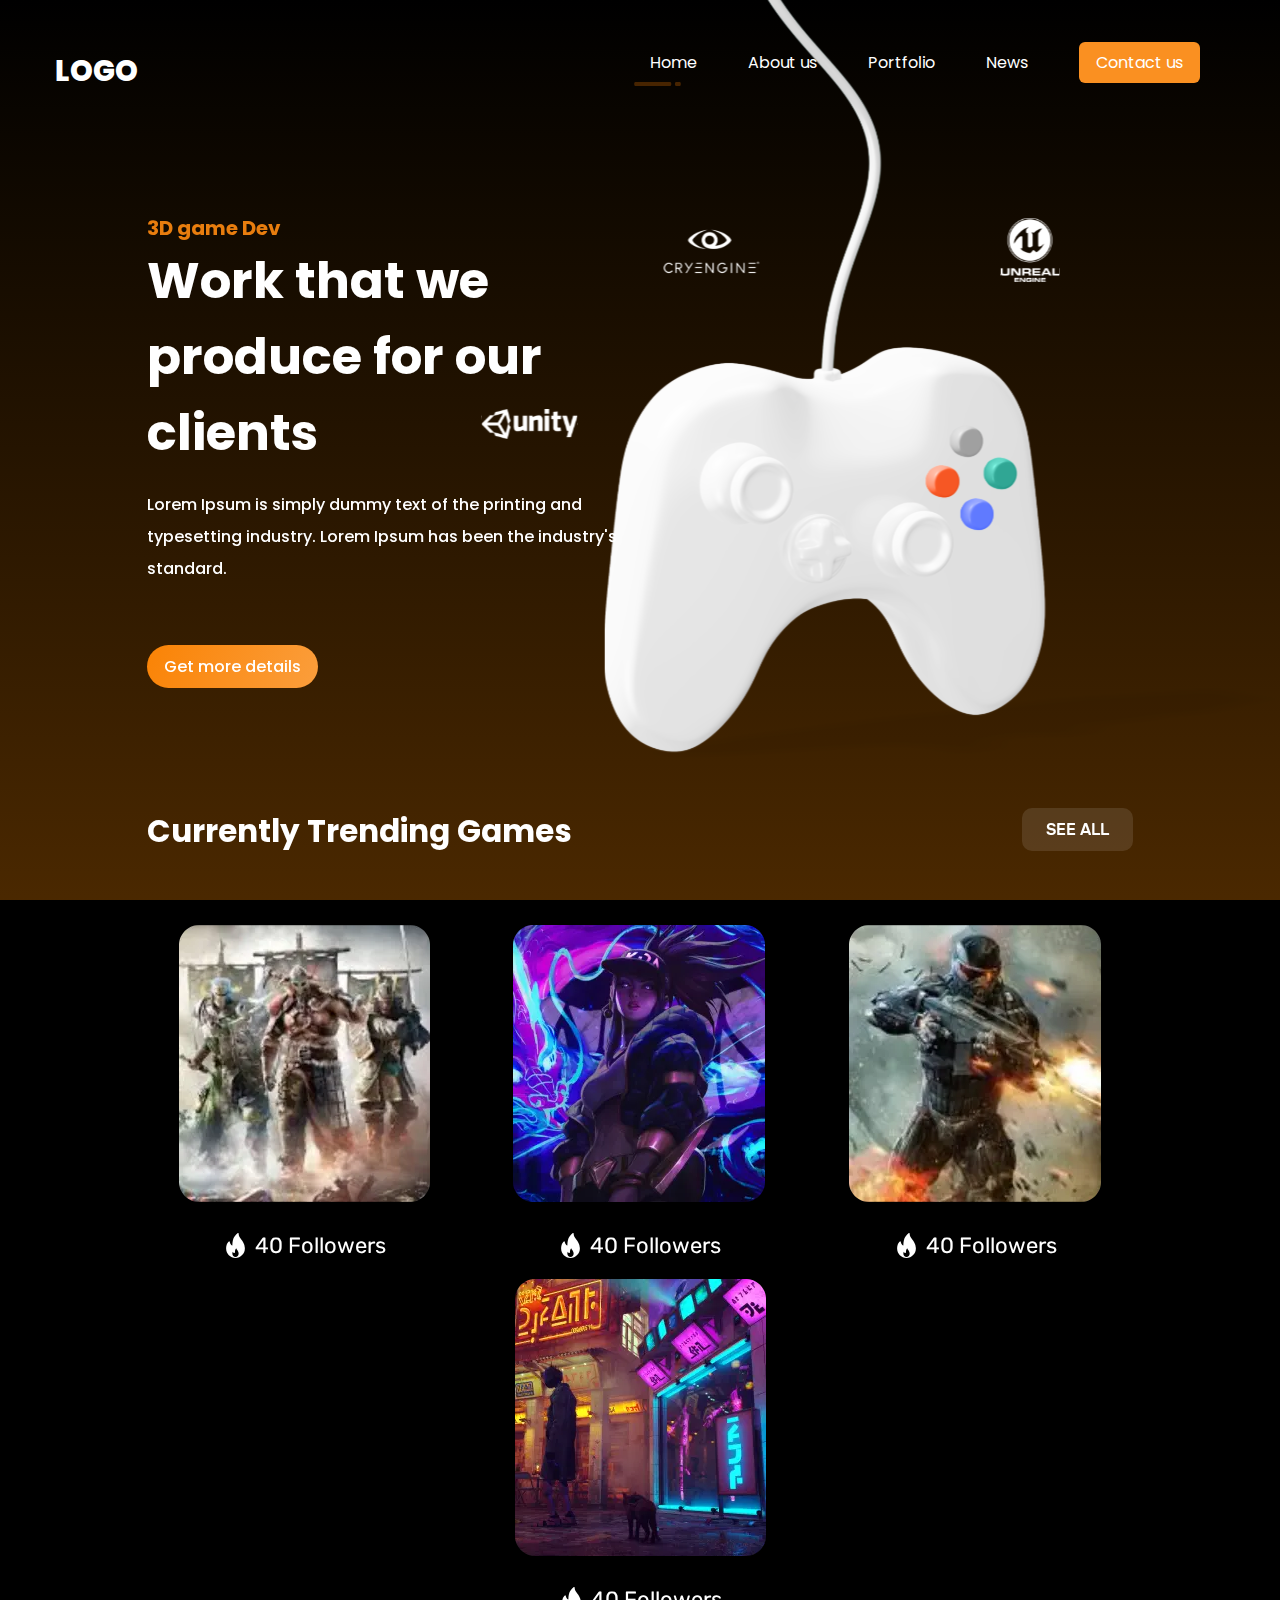
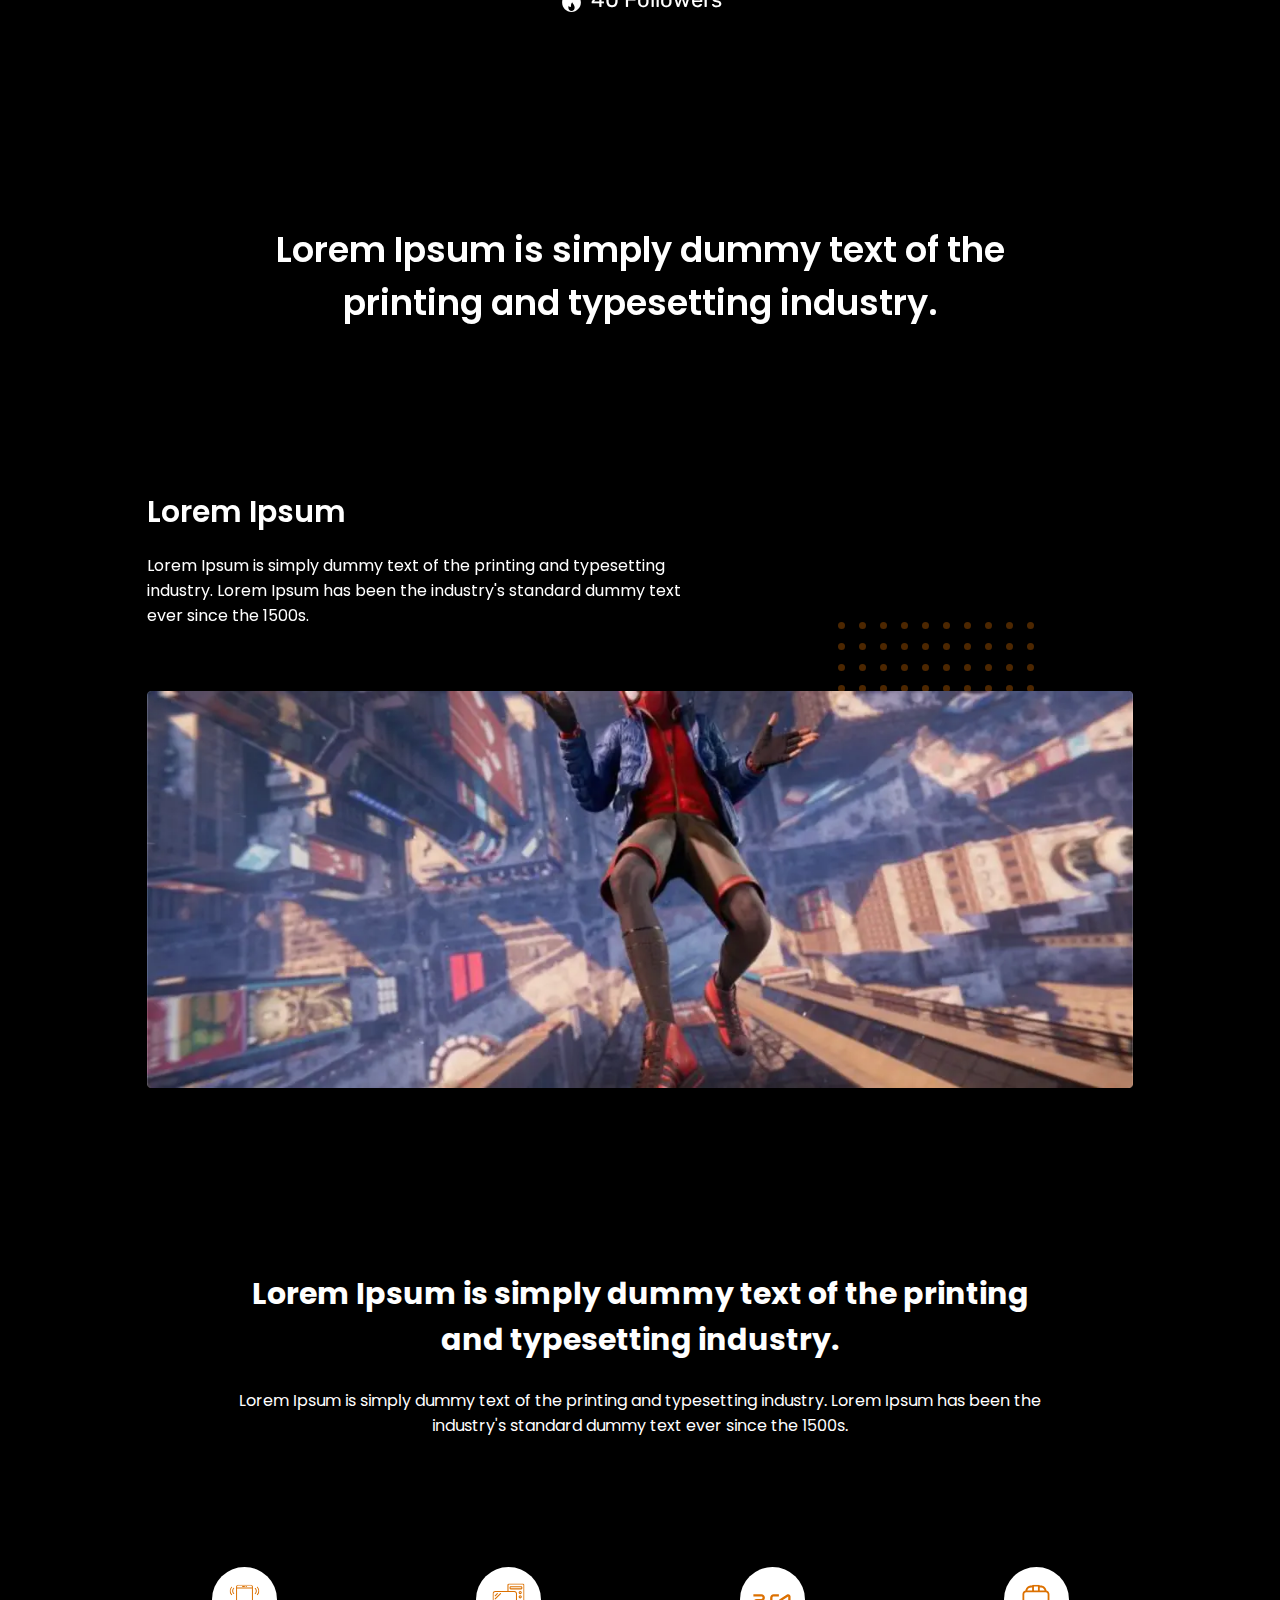
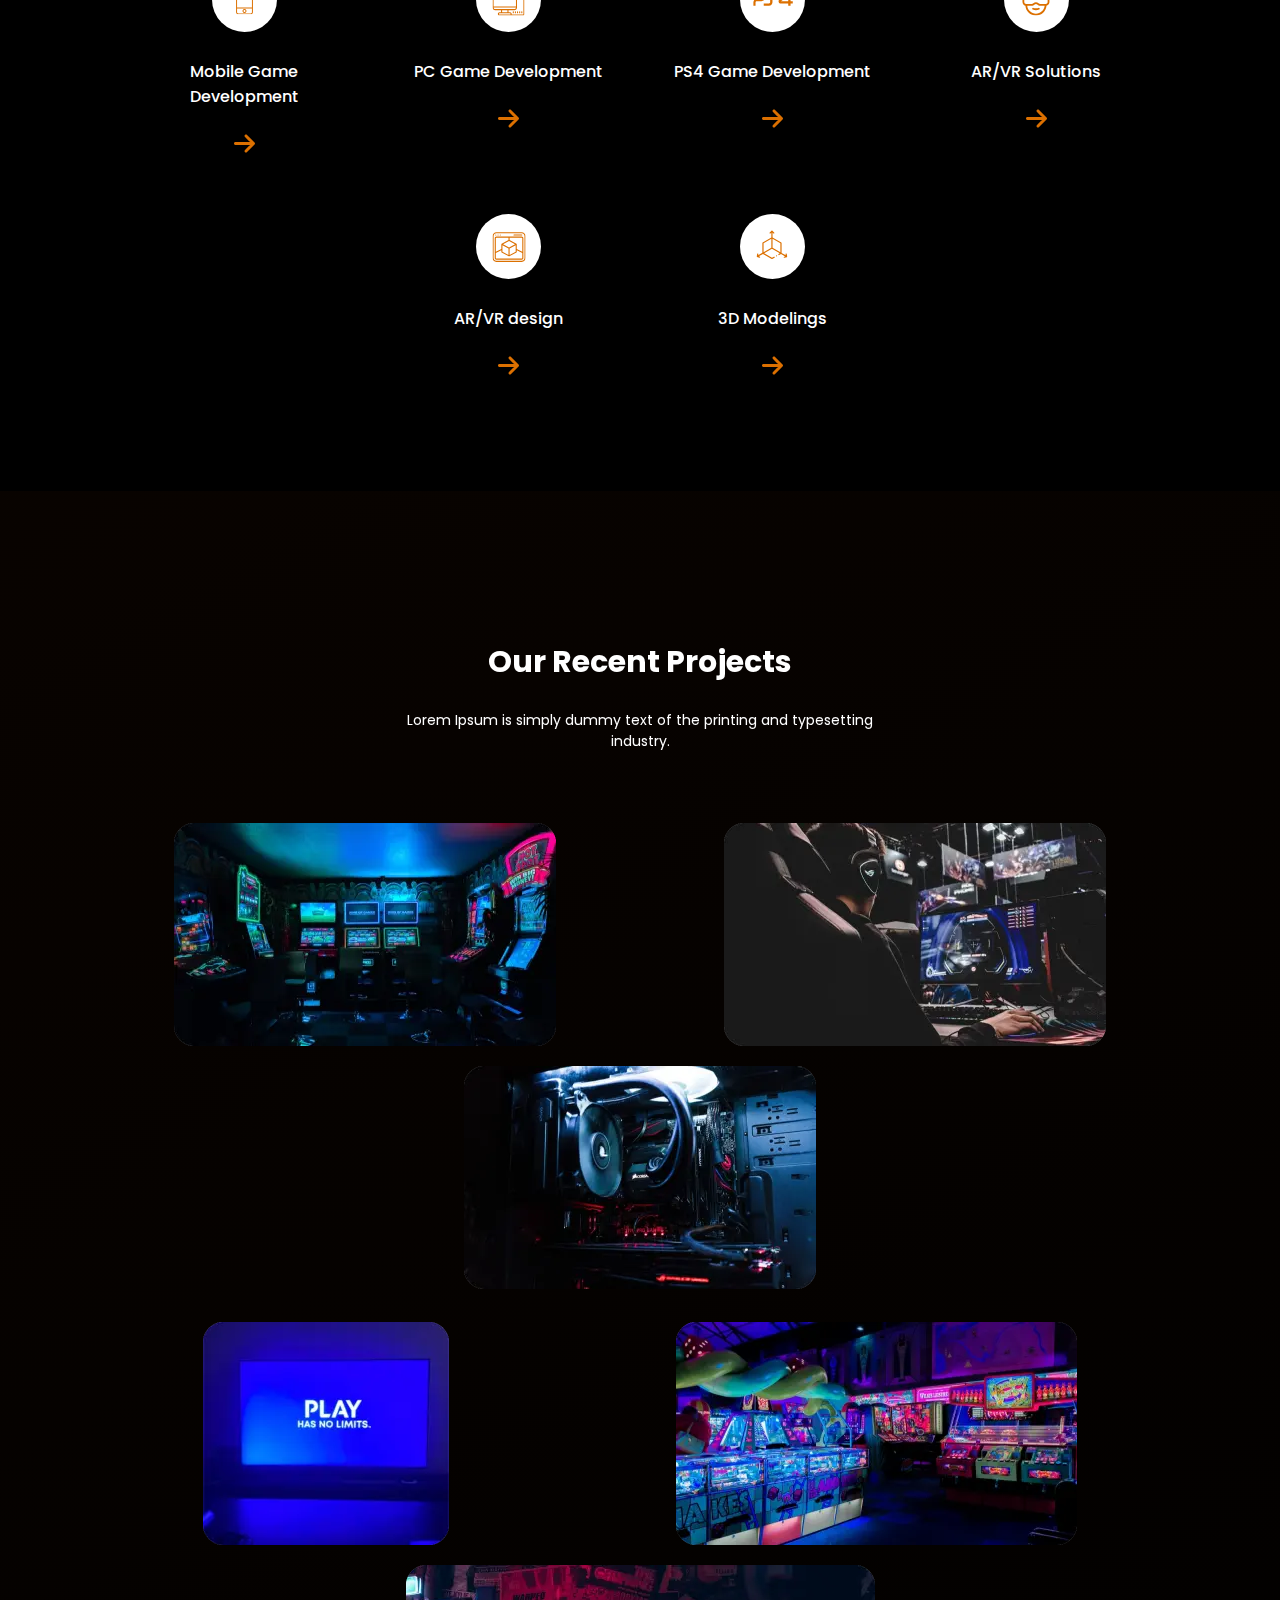
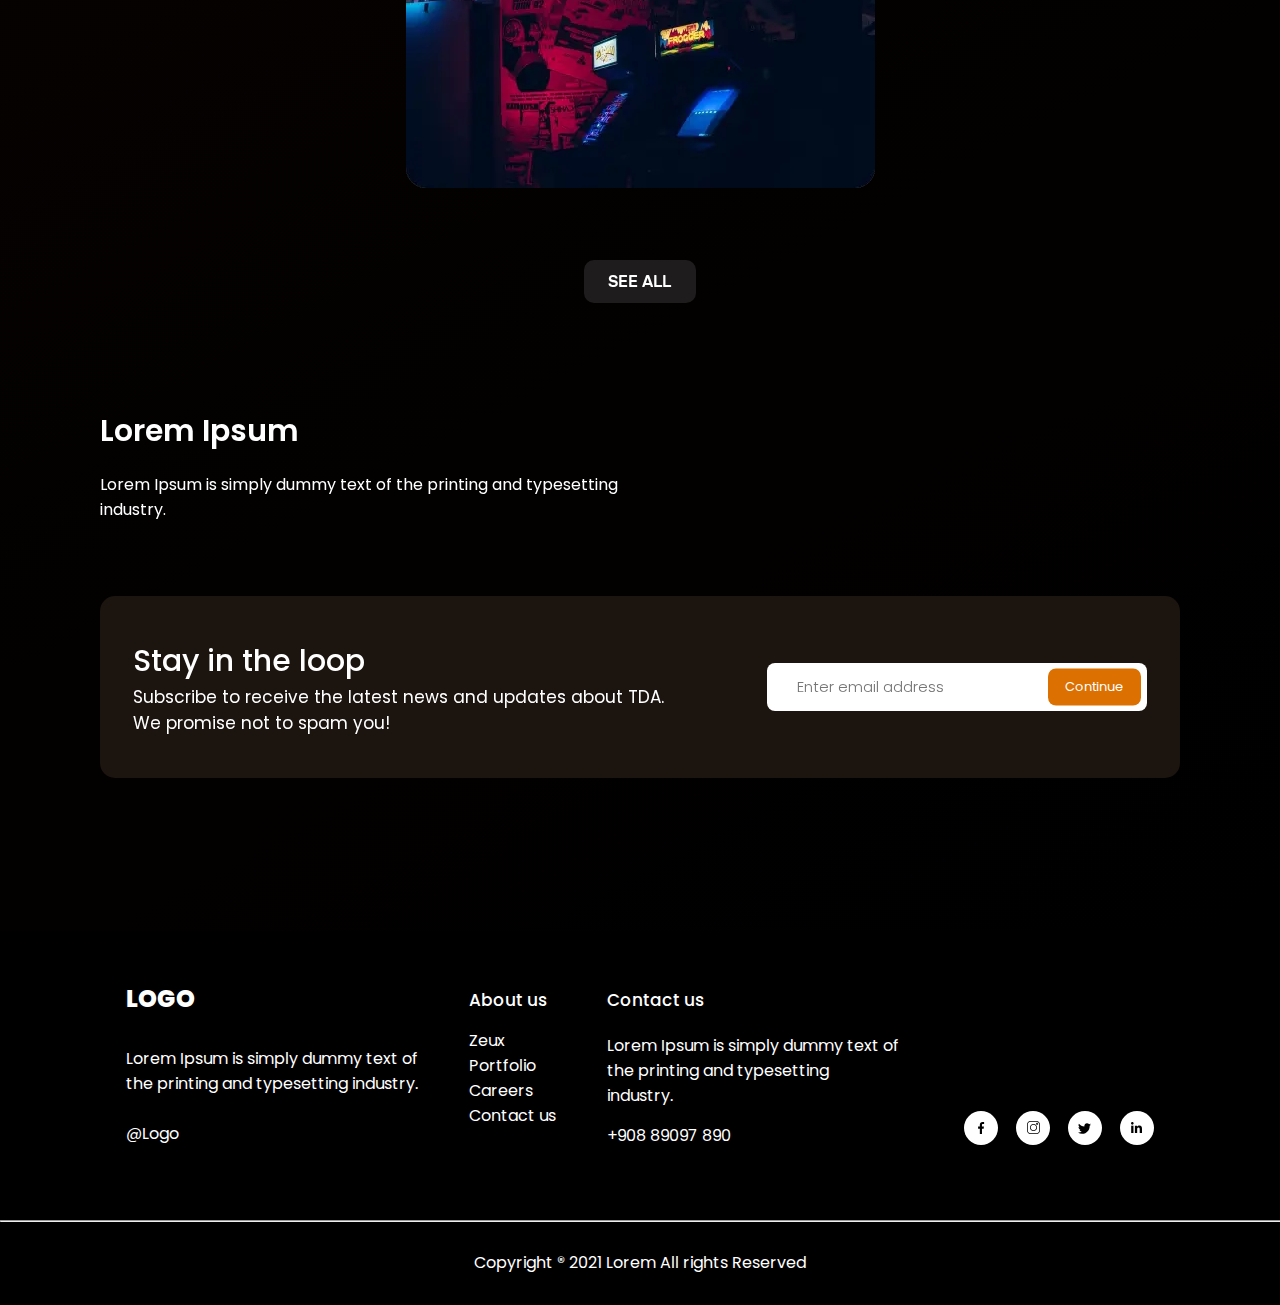
<file: index.html>
<!DOCTYPE html>
<html lang="en">
<head>
    <meta charset="UTF-8">
    <meta name="viewport" content="width=device-width, initial-scale=1.0">
    <title>Gaming Platfrom</title>
    <link rel="stylesheet" href="./css/main.css">
</head>
<body>
    <div class="wrapper">
        <header class="container">
            <span class="header-logo">LOGO</span>
            <nav>
                <ul>
                    <li class="active">
                        <a href="#">Home</a>
                    </li>
                    <li>
                        <a href="./pages/about.html">About us</a>
                    </li>
                    <li>
                        <a href="./pages/portfolio.html">Portfolio</a>
                    </li>
                    <li>
                        <a href="./pages/news.html">News</a>
                    </li>
                    <li class="button">
                        <a href="./pages/contactus.html">Contact us</a>
                    </li>
                </ul>
            </nav>
        </header>
        <main class="main_index">
            <div class="first">
                <h2>3D game Dev</h2>
                <h1>Work that we<br>
                    produce for our<br>
                    clients</h1><br>
                <p>Lorem Ipsum is simply dummy text of the printing and<br>
                    typesetting industry. Lorem Ipsum has been the industry's<br>
                    standard.</p>
                <a href="#" class="button">Get more details</a>
            </div>
            <div class="games">
                <a href="#" class="button2">SEE ALL</a>
                <h2>Currently Trending Games</h2>
                <div class="trending">
                    <div>
                        <img src="./images/game1.webp" alt="game1">
                        <span><img src="./images/fire.svg" alt="">40 Followers</span>
                    </div>
                    <div>
                        <img src="./images/game2.webp" alt="game2">
                        <span><img src="./images/fire.svg" alt="">40 Followers</span>
                    </div>
                    <div>
                        <img src="./images/game3.webp" alt="game3">
                        <span><img src="./images/fire.svg" alt="">40 Followers</span>
                    </div>
                    <div>
                        <img src="./images/game4.webp" alt="game4">
                        <span><img src="./images/fire.svg" alt="">40 Followers</span>
                    </div>
                </div>
            </div>
            <div class="second">
                <h2>Lorem Ipsum is simply dummy text of the<br>
                    printing and typesetting industry.
                </h2>
                <h3>Lorem Ipsum</h3><br>
                <p>Lorem Ipsum is simply dummy text of the printing and typesetting<br> industry. Lorem Ipsum has been
                    the
                    industry's standard dummy text<br> ever since the 1500s.</p><br>
                <div class="game-banner">
                    <img id="circles" src="./images/circles.svg" alt="">
                    <img id="game-banner-image" src="./images/game-banner.webp" alt="">
                </div>
            </div>
        </main>
        <img id="joystick" src="./images/joystick.svg">
    </div>
    <div class="services">
        <div class="services_main">
            <div class="services-text">
                <h2>Lorem Ipsum is simply dummy text of the printing<br> and
                    typesetting industry.</h2>
                <p>Lorem Ipsum is simply dummy text of the printing and typesetting industry. Lorem Ipsum has been
                    the<br>
                    industry's standard dummy text ever since the 1500s.</p>
            </div>
            <div class="elements">
                <div class="element">
                    <img class="element_icon" src="./images/smartphone.svg" alt="smartphone"><br>
                    <span>Mobile Game Development
                        <a href="#" class="arrow-link">
                            <img src="./images/arrow.svg" alt="Go"></a>
                    </span>
                </div>
                <div class="element">
                    <img class="element_icon" src="./images/pc.svg" alt="pc"><br>
                    <span>PC Game Development
                        <a href="#" class="arrow-link">
                            <img src="./images/arrow.svg" alt="Go"></a>
                    </span>
                </div>
                <div class="element">
                    <img class="element_icon" src="./images/ps4.svg" alt="ps4"><br>
                    <span>PS4 Game Development
                        <a href="#" class="arrow-link">
                            <img src="./images/arrow.svg" alt="Go"></a>
                    </span>
                </div>
                <div class="element">
                    <img class="element_icon" src="./images/vr-glasses.svg" alt="vr-glasses"><br>
                    <span>AR/VR Solutions
                        <a href="#" class="arrow-link">
                            <img src="./images/arrow.svg" alt="Go"></a>
                    </span>
                </div>
                <div class="element">
                    <img class="element_icon" src="./images/desktop.svg" alt="desktop"><br>
                    <span>AR/VR design
                        <a href="#" class="arrow-link">
                            <img src="./images/arrow.svg" alt="Go"></a>
                    </span>
                </div>
                <div class="element">
                    <img class="element_icon" src="./images/3d-cube.svg" alt="3d-cube"><br>
                    <span>3D Modelings
                        <a href="#" class="arrow-link">
                            <img src="./images/arrow.svg" alt="Go"></a>
                    </span>
                </div>
            </div>
        </div>
    </div>
    <div class="wrapper">
        <div class="third">
            <div class="projects_container">
                <div class="projects_text">
                    <h2>Our Recent Projects</h2>
                    <p>Lorem Ipsum is simply dummy text of the printing and typesetting<br>
                        industry.</p>
                </div>
                <div class="projects_gallery">
                    <img class="project-image" src="./images/project1.webp" alt=""></a>
                    <img class="project-image" src="./images/project2.webp" alt=""></a>
                    <img class="project-image" src="./images/project3.webp" alt=""></a>
                </div>
                <div class="projects_gallery">
                    <img class="project-image" src="./images/project4.webp" alt=""></a>
                    <img class="project-image" src="./images/project5.webp" alt=""></a>
                    <img class="project-image" src="./images/project6.webp" alt=""></a>
                </div>
                <a href="#" class="button2">SEE ALL</a>
            </div>
            <div class="subscribe_container">
                <div class="subscribe_text">
                    <h2>Lorem Ipsum</h2><br>
                    <p>Lorem Ipsum is simply dummy text of the printing and typesetting<br>
                        industry.</p>
                </div>
                <div class="subscribe_box">
                    <div class="email_text">
                        <h3>Stay in the loop</h3>
                        <p>Subscribe to receive the latest news and updates about TDA.<br>
                            We promise not to spam you!</p>
                    </div>
                    <div class="email_box">
                        <form>
                            <input type="email" placeholder="Enter email address">
                            <div class="button-wrapper">
                                <button class="button">Continue</button>
                            </div>
                        </form>
                    </div>
                </div>
            </div>
        </div>
    </div>
    <div class="footer">
        <footer>
            <div class="footer_container">
                <div class="flogo">
                    <span class="footer-logo">LOGO</span>
                    <p id="fterdesc">Lorem Ipsum is simply dummy text of<br>
                        the printing and typesetting industry.</p>
                    <p id="fterlg">@Logo</p>
                </div>
                <div class="abt">
                    <h4>About us</h4>
                    <ul>
                        <li>Zeux</li>
                        <li>Portfolio</li>
                        <li>Careers</li>
                        <li>Contact us</li>
                    </ul><br>
                </div>
                <div class="cont">
                    <h4>Contact us</h4>
                    <p>Lorem Ipsum is simply dummy text of<br>
                        the printing and typesetting<br>
                        industry.</p>
                    <p>+908 89097 890</p>
                </div>
                <div class="social">
                    <a href="#" class="socbutton">
                        <img src="./images/facebook.svg" alt="Facebook">
                    </a>
                    <a href="#" class="socbutton">
                        <img src="./images/instagram.svg" alt="Instagram">
                    </a>
                    <a href="#" class="socbutton">
                        <img src="./images/twitter.svg" alt="Twitter">
                    </a>
                    <a href="#" class="socbutton">
                        <img src="./images/linkedin.svg" alt="LinkedIn">
                    </a>
                </div>
            </div>
            <div class="footer_bottom">
                <hr>
                <p>Copyright ® 2021 Lorem All rights Reserved</p>
            </div>
        </footer>
    </div>
</body>
</html>
</file>
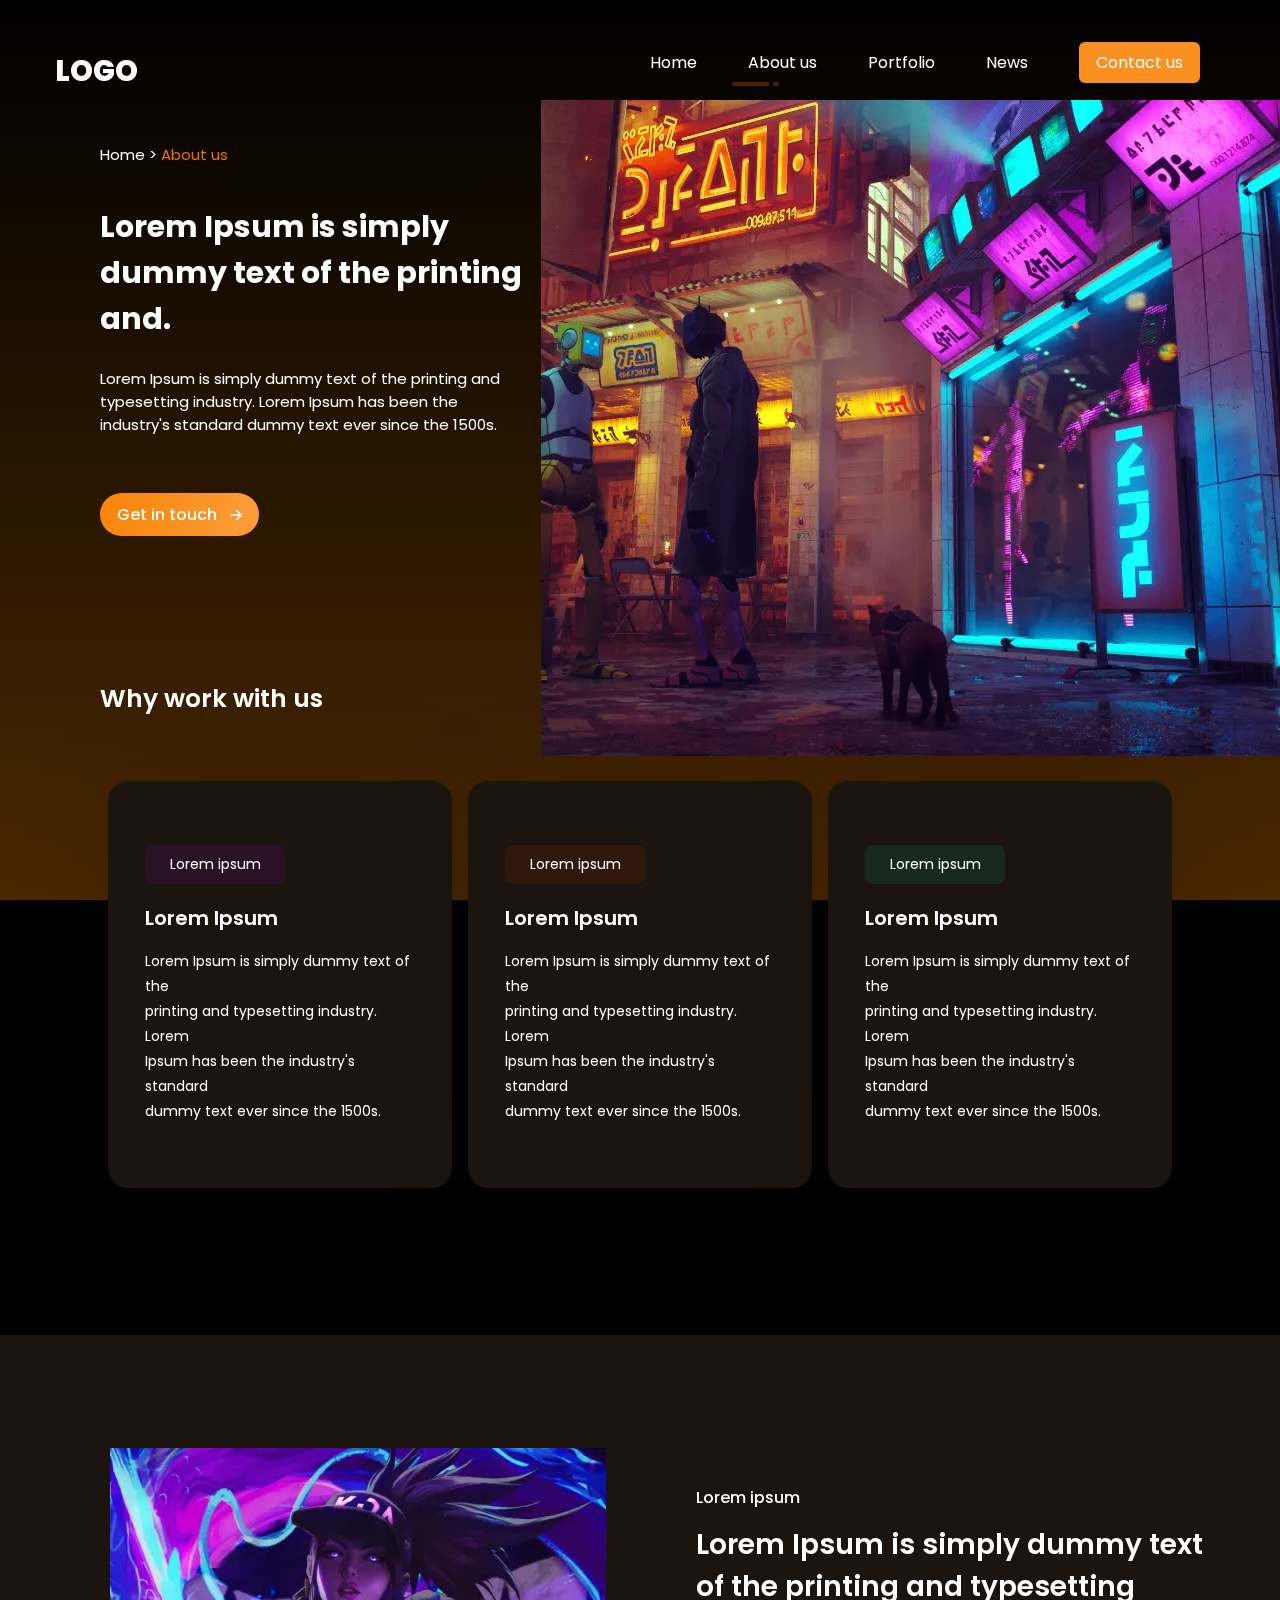
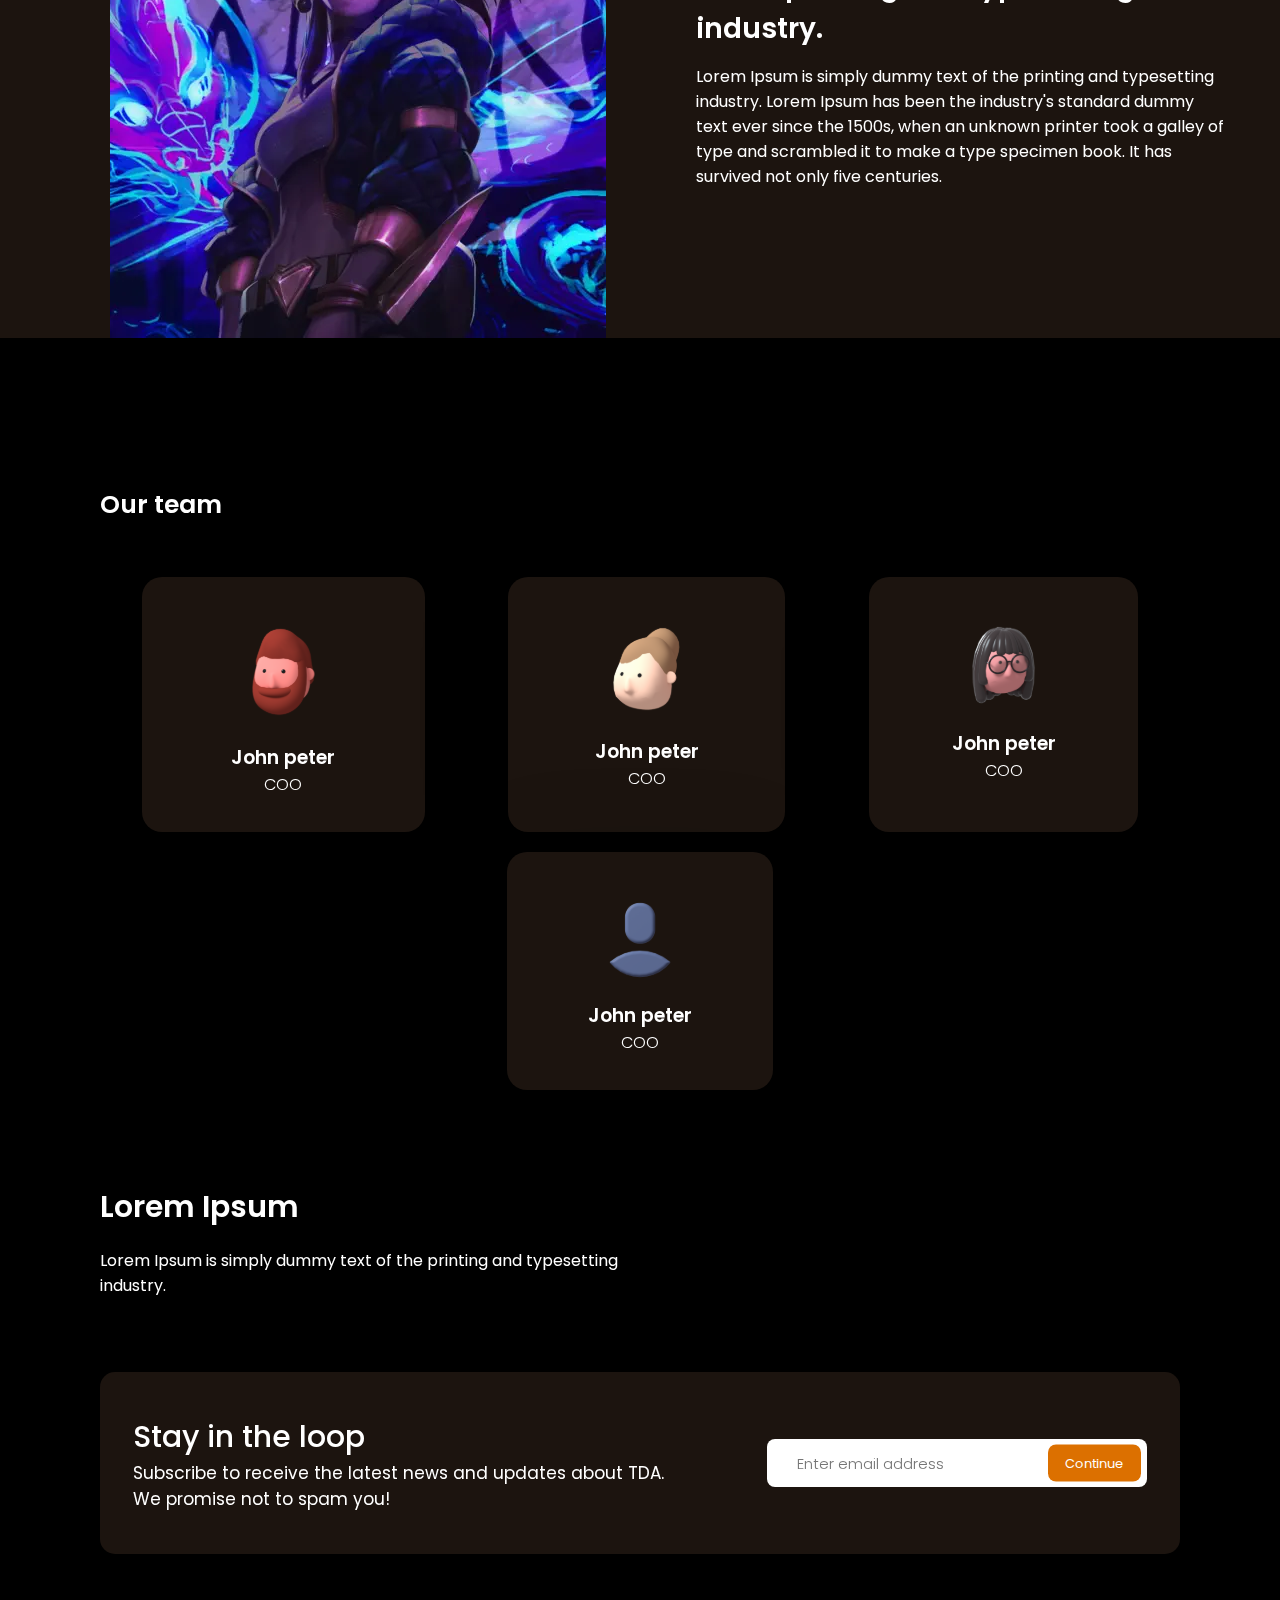
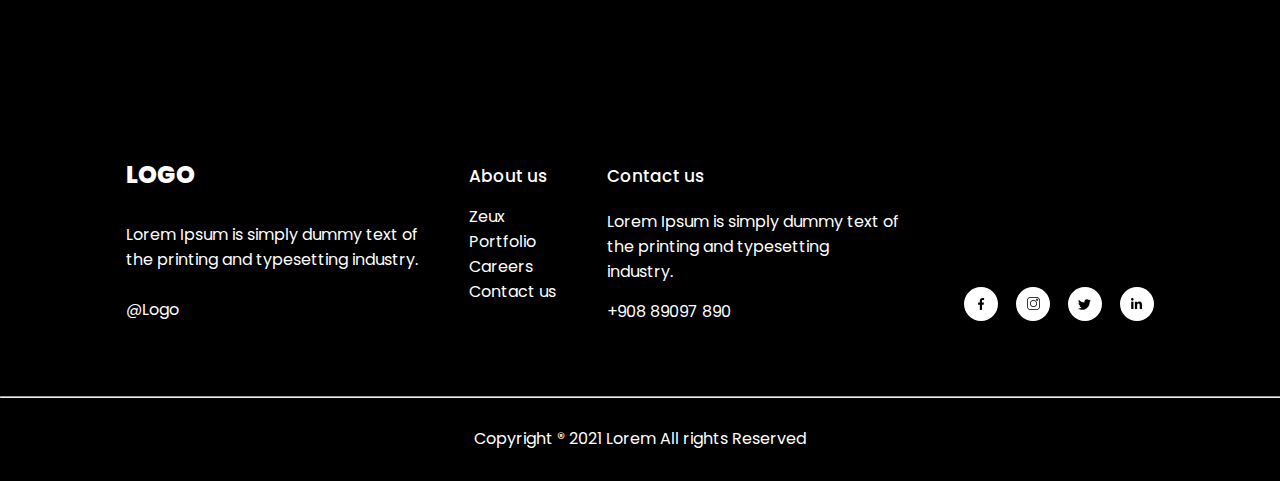
<file: pages/about.html>
<!DOCTYPE html>
<html lang="en">
<head>
    <meta charset="UTF-8">
    <meta name="viewport" content="width=device-width, initial-scale=1.0">
    <title>About us</title>
    <link rel="stylesheet" href="../css/main.css">
</head>
<body>
    <div class="wrapper">
        <header class="container">
            <span class="header-logo">LOGO</span>
            <nav>
                <ul>
                    <li>
                        <a href="../index.html">Home</a>
                    </li>
                    <li class="active">
                        <a href="#">About us</a>
                    </li>
                    <li>
                        <a href="../pages/portfolio.html">Portfolio</a>
                    </li>
                    <li>
                        <a href="../pages/news.html">News</a>
                    </li>
                    <li class="button">
                        <a href="../pages/contactus.html">Contact us</a>
                    </li>
                </ul>
            </nav>
        </header>
        <main class="main_about">
            <div class="about-first">
                <div class="fatext">
                    <p>Home >
                        <span class="orange">About us</span>
                    </p>
                    <h1>Lorem Ipsum is simply<br>
                        dummy text of the printing<br>
                        and.</h1>
                    <p>Lorem Ipsum is simply dummy text of the printing and<br>
                        typesetting industry. Lorem Ipsum has been the<br>
                        industry's standard dummy text ever since the 1500s.</p>
                    <a href="#" class="button">Get in touch
                        <img src="../images/arrow2.svg" alt="Go"></a>
                </div>
                <img id="aboutimg" src="../images/aboutimage.webp" alt="">
            </div>
            <div class="about-second">
                <h2>Why work with us</h2>
                <div class="blocks">
                    <div class="block">
                        <div class="block_content">
                            <div class="block_in_block">
                                <p>Lorem ipsum</p>
                            </div>
                            <h3>Lorem Ipsum</h3>
                            <p>Lorem Ipsum is simply dummy text of the<br>
                                printing and typesetting industry. Lorem<br>
                                Ipsum has been the industry's standard<br>
                                dummy text ever since the 1500s.</p>
                        </div>
                    </div>
                    <div class="block">
                        <div class="block_content">
                            <div class="block_in_block" id="bib2">
                                <p>Lorem ipsum</p>
                            </div>
                            <h3>Lorem Ipsum</h3>
                            <p>Lorem Ipsum is simply dummy text of the<br>
                                printing and typesetting industry. Lorem<br>
                                Ipsum has been the industry's standard<br>
                                dummy text ever since the 1500s.</p>
                        </div>
                    </div>
                    <div class="block">
                        <div class="block_content">
                            <div class="block_in_block" id="bib3">
                                <p>Lorem ipsum</p>
                            </div>
                            <h3>Lorem Ipsum</h3>
                            <p>Lorem Ipsum is simply dummy text of the<br>
                                printing and typesetting industry. Lorem<br>
                                Ipsum has been the industry's standard<br>
                                dummy text ever since the 1500s.</p>
                        </div>
                    </div>
                </div>
            </div>
            <div class="about-third">
                <div class="at_container">
                    <img src="../images/abthird.webp">
                    <div class="at_text">
                        <h4>Lorem ipsum</h4>
                        <h3>Lorem Ipsum is simply dummy text<br>
                            of the printing and typesetting<br>
                            industry.</h3>
                        <p>Lorem Ipsum is simply dummy text of the printing and typesetting<br>
                            industry. Lorem Ipsum has been
                            the industry's standard dummy<br>
                            text ever since the 1500s, when an unknown printer took a galley of<br>
                            type and scrambled it to make a type specimen book. It has<br>
                            survived not only five centuries.
                        </p>
                    </div>
                </div>
            </div>
            <div class="about-fourth">
                <h2>Our team</h2>
                <div class="blocks">
                    <div class="block">
                        <div class="block_content">
                            <img src="../images/team1.svg">
                            <h3>John peter</h3>
                            <p>COO</p>
                        </div>
                    </div>
                    <div class="block">
                        <div class="block_content">
                            <img src="../images/team2.svg">
                            <h3>John peter</h3>
                            <p>COO</p>
                        </div>
                    </div>
                    <div class="block">
                        <div class="block_content">
                            <img src="../images/team3.svg">
                            <h3>John peter</h3>
                            <p>COO</p>
                        </div>
                    </div>
                    <div class="block">
                        <div class="block_content">
                            <img src="../images/team4.svg">
                            <h3>John peter</h3>
                            <p>COO</p>
                        </div>
                    </div>
                </div>
            </div>
            <div class="subscribe_container">
                <div class="subscribe_text">
                    <h2>Lorem Ipsum</h2><br>
                    <p>Lorem Ipsum is simply dummy text of the printing and typesetting<br>
                        industry.</p>
                </div>
                <div class="subscribe_box">
                    <div class="email_text">
                        <h3>Stay in the loop</h3>
                        <p>Subscribe to receive the latest news and updates about TDA.<br>
                            We promise not to spam you!</p>
                    </div>
                    <div class="email_box">
                        <form>
                            <input type="email" placeholder="Enter email address">
                            <div class="button-wrapper">
                                <button class="button">Continue</button>
                            </div>
                        </form>
                    </div>
                </div>
            </div>
        </main>
    </div>
    <div class="footer">
        <footer>
            <div class="footer_container">
                <div class="flogo">
                    <span class="footer-logo">LOGO</span>
                    <p id="fterdesc">Lorem Ipsum is simply dummy text of<br>
                        the printing and typesetting industry.</p>
                    <p id="fterlg">@Logo</p>
                </div>
                <div class="abt">
                    <h4>About us</h4>
                    <ul>
                        <li>Zeux</li>
                        <li>Portfolio</li>
                        <li>Careers</li>
                        <li>Contact us</li>
                    </ul><br>
                </div>
                <div class="cont">
                    <h4>Contact us</h4>
                    <p>Lorem Ipsum is simply dummy text of<br>
                        the printing and typesetting<br>
                        industry.</p>
                    <p>+908 89097 890</p>
                </div>
                <div class="social">
                    <a href="#" class="socbutton">
                        <img src="../images/facebook.svg" alt="Facebook">
                    </a>
                    <a href="#" class="socbutton">
                        <img src="../images/instagram.svg" alt="Instagram">
                    </a>
                    <a href="#" class="socbutton">
                        <img src="../images/twitter.svg" alt="Twitter">
                    </a>
                    <a href="#" class="socbutton">
                        <img src="../images/linkedin.svg" alt="LinkedIn">
                    </a>
                </div>
            </div>
            <div class="footer_bottom">
                <hr>
                <p>Copyright ® 2021 Lorem All rights Reserved</p>
            </div>
        </footer>
    </div>
</body>
</html>
</file>
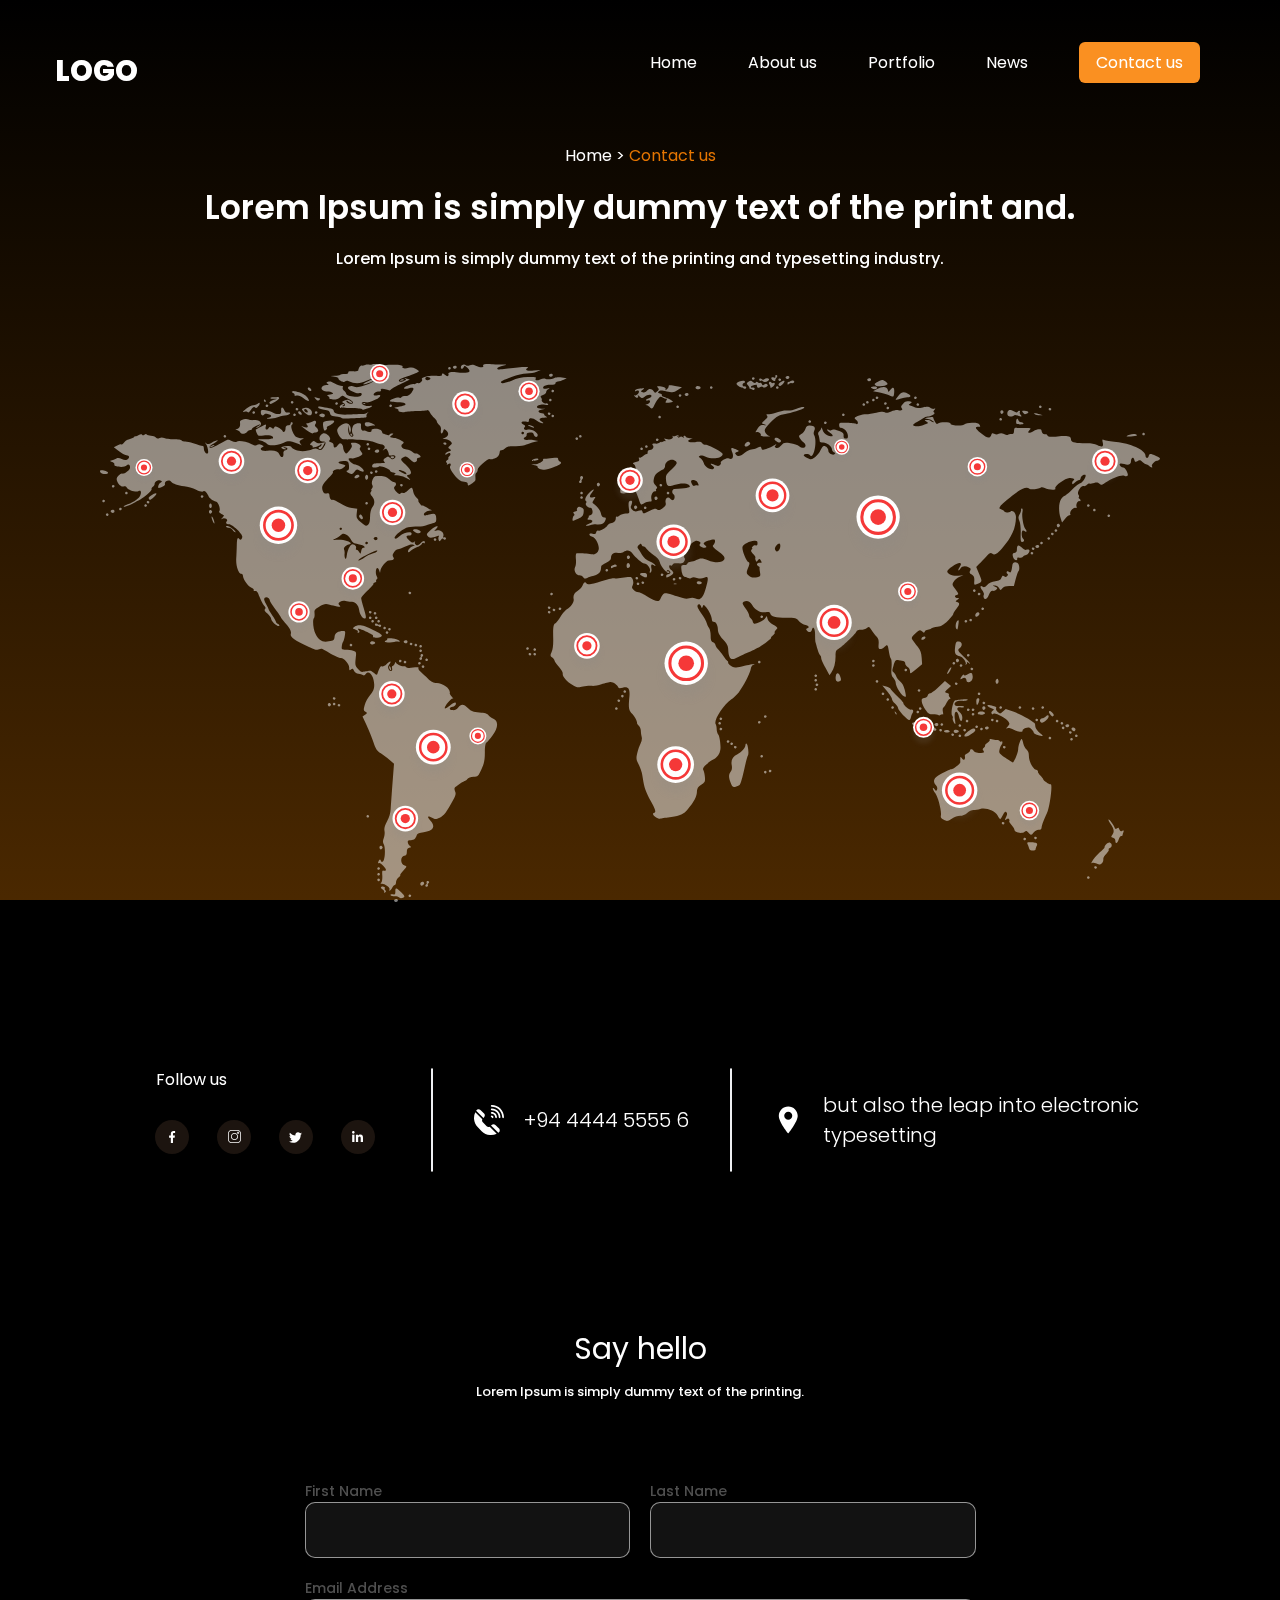
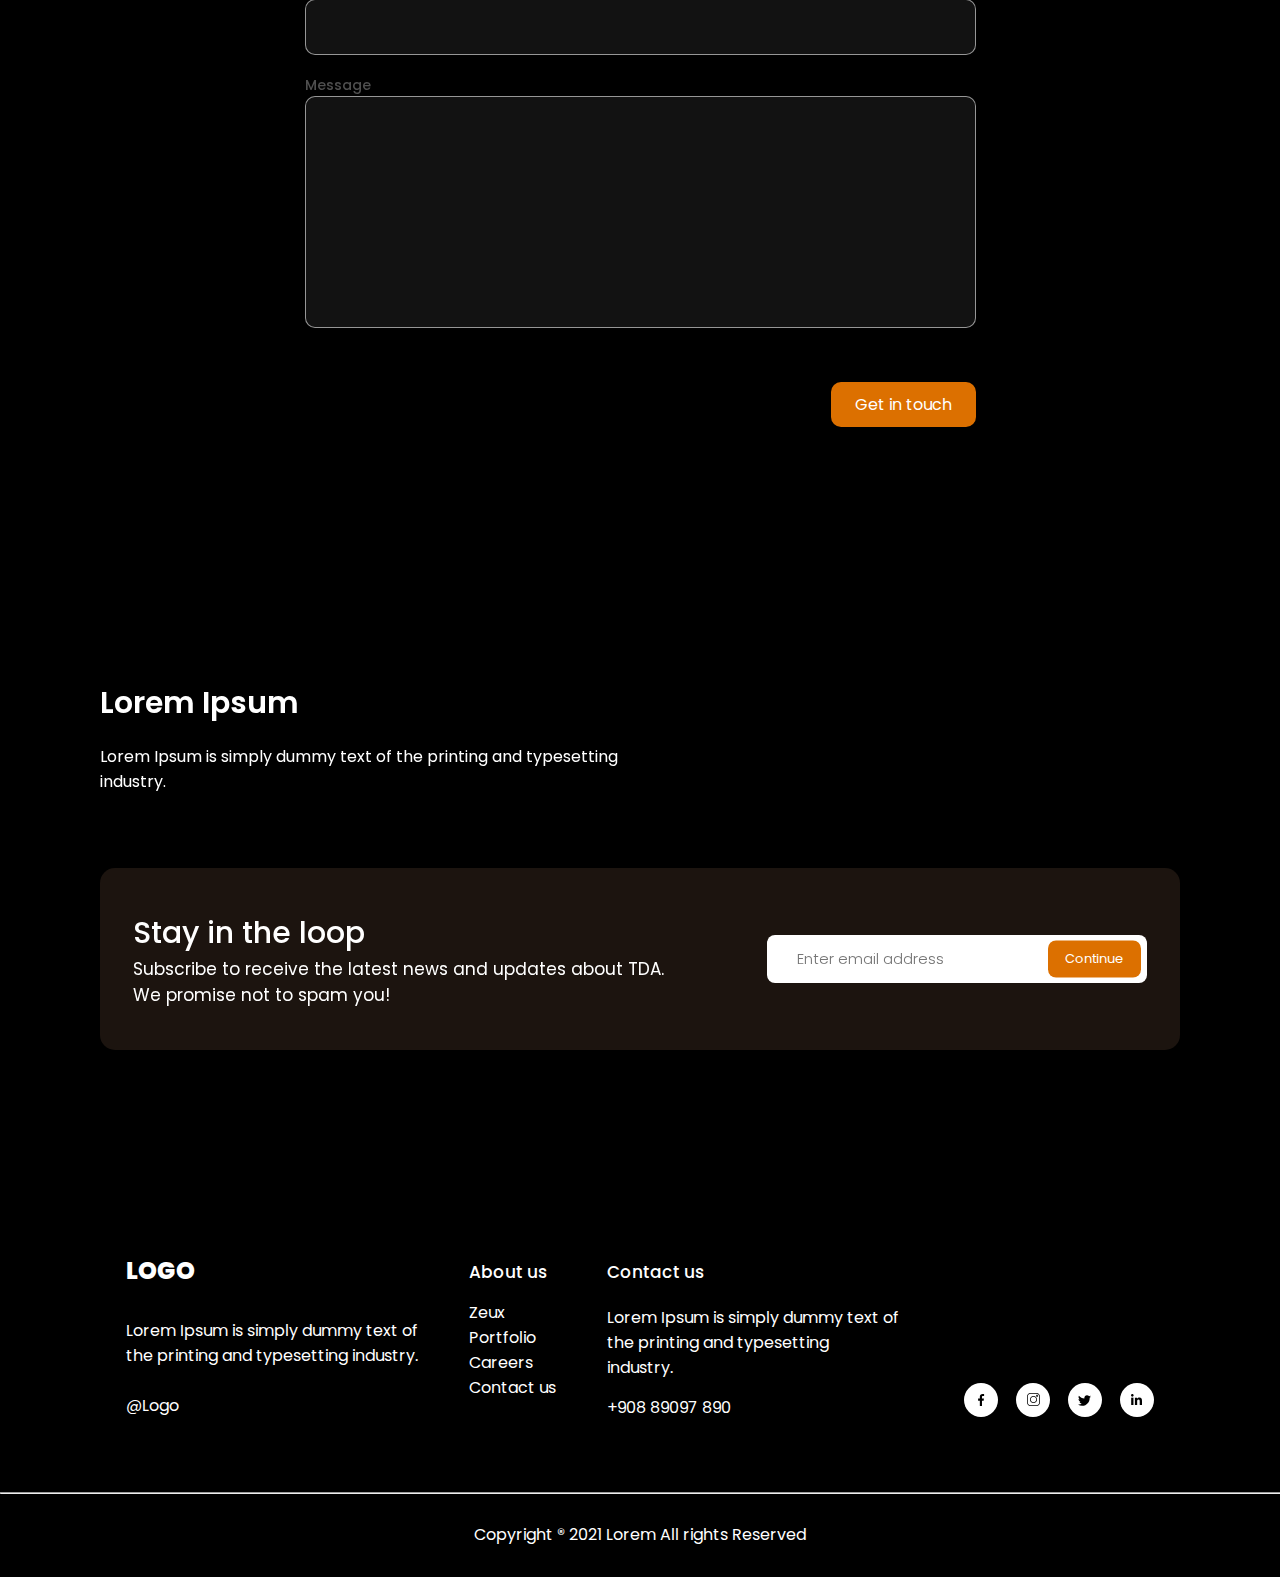
<file: pages/contactus.html>
<!DOCTYPE html>
<html lang="en">
<head>
    <meta charset="UTF-8">
    <meta name="viewport" content="width=device-width, initial-scale=1.0">
    <title>Contact us</title>
    <link rel="stylesheet" href="../css/main.css">
</head>
<body>
    <div class="wrapper">
        <header class="container">
            <span class="header-logo">LOGO</span>
            <nav>
                <ul>
                    <li>
                        <a href="../index.html">Home</a>
                    </li>
                    <li>
                        <a href="../pages/about.html">About us</a>
                    </li>
                    <li>
                        <a href="../pages/portfolio.html">Portfolio</a>
                    </li>
                    <li>
                        <a href="../pages/news.html">News</a>
                    </li>
                    <li class="button active">
                        <a href="#">Contact us</a>
                    </li>
                </ul>
            </nav>
        </header>
        <main class="main_cus">
            <div class="cus_first">
                <div class="fcustext">
                    <p>Home >
                        <span class="orange">Contact us</span>
                    </p>
                    <h1>Lorem Ipsum is simply dummy text of the print and.</h1>
                    <h4>Lorem Ipsum is simply dummy text of the printing and typesetting industry.</h4>
                </div>
                <div class="fcusmap">
                    <div class="map">
                        <img src="../images/global.svg">
                    </div>
                </div>
                <div class="fcusblocks">
                    <div class="fcusblock fcusbb">
                        <p>Follow us</p>
                        <div class="cussocbuttons">
                            <a href="#" class="cussocbutton">
                                <img src="../images/facebookb.svg" alt="Facebook">
                            </a>
                            <a href="#" class="cussocbutton">
                                <img src="../images/instagramb.svg" alt="Instagram">
                            </a>
                            <a href="#" class="cussocbutton">
                                <img src="../images/twitterb.svg" alt="Twitter">
                            </a>
                            <a href="#" class="cussocbutton">
                                <img src="../images/linkedinb.svg" alt="Linkedin">
                            </a>
                        </div>
                    </div>
                    <div class="vertical_line2"></div>
                    <div class="fcusblock">
                        <img src="../images/number.svg" alt="number">
                        <p class="number">+94 4444 5555 6</p>
                    </div>
                    <div class="vertical_line2"></div>
                    <div class="fcusblock">
                        <img src="../images/gps.svg" alt="gps">
                        <p class="gps">but also the leap into electronic<br>
                            typesetting</p>
                    </div>
                </div>
            </div>
            <div class="cus_second">
                <div class="cs_container">
                    <div class="cs_text">
                        <h2>Say hello</h2>
                        <p>Lorem Ipsum is simply dummy text of the printing.</p>
                    </div>
                    <form>
                        <div class="cs_inputs">
                            <div class="csi_first">
                                <div class="csi_group">
                                    <label for="first_name">First Name</label>
                                    <input type="text" id="first_name" required>
                                </div>
                                <div class="csi_group">
                                    <label for="last_name">Last Name</label>
                                    <input type="text" id="last_name" required>
                                </div>
                            </div>
                            <div class="csi_second">
                                <div class="csi_group">
                                    <label for="email_address">Email Address</label>
                                    <input type="email" id="email_address" required">
                                </div>
                            </div>
                            <div class="csi_third">
                                <div class="csi_group">
                                    <label for="message">Message</label>
                                    <textarea id="message" required"></textarea>
                                </div>
                            </div>
                            <div class="csi_btn">
                                <button type="submit" class="csib">Get in touch</button>
                            </div>
                        </div>
                    </form>
                </div>
            </div>
            <div class="subscribe_container">
                <div class="subscribe_text">
                    <h2>Lorem Ipsum</h2><br>
                    <p>Lorem Ipsum is simply dummy text of the printing and typesetting<br>
                        industry.</p>
                </div>
                <div class="subscribe_box">
                    <div class="email_text">
                        <h3>Stay in the loop</h3>
                        <p>Subscribe to receive the latest news and updates about TDA.<br>
                            We promise not to spam you!</p>
                    </div>
                    <div class="email_box">
                        <form>
                            <input type="email" placeholder="Enter email address">
                            <div class="button-wrapper">
                                <button class="button">Continue</button>
                        </form>
                    </div>
                </div>
            </div>
        </main>
    </div>
    <div class="footer">
        <footer>
            <div class="footer_container">
                <div class="flogo">
                    <span class="footer-logo">LOGO</span>
                    <p id="fterdesc">Lorem Ipsum is simply dummy text of<br>
                        the printing and typesetting industry.</p>
                    <p id="fterlg">@Logo</p>
                </div>
                <div class="abt">
                    <h4>About us</h4>
                    <ul>
                        <li>Zeux</li>
                        <li>Portfolio</li>
                        <li>Careers</li>
                        <li>Contact us</li>
                    </ul><br>
                </div>
                <div class="cont">
                    <h4>Contact us</h4>
                    <p>Lorem Ipsum is simply dummy text of<br>
                        the printing and typesetting<br>
                        industry.</p>
                    <p>+908 89097 890</p>
                </div>
                <div class="social">
                    <a href="#" class="socbutton">
                        <img src="../images/facebook.svg" alt="Facebook">
                    </a>
                    <a href="#" class="socbutton">
                        <img src="../images/instagram.svg" alt="Instagram">
                    </a>
                    <a href="#" class="socbutton">
                        <img src="../images/twitter.svg" alt="Twitter">
                    </a>
                    <a href="#" class="socbutton">
                        <img src="../images/linkedin.svg" alt="LinkedIn">
                    </a>
                </div>
            </div>
            <div class="footer_bottom">
                <hr>
                <p>Copyright ® 2021 Lorem All rights Reserved</p>
            </div>
        </footer>
    </div>
</body>
</html>
</file>
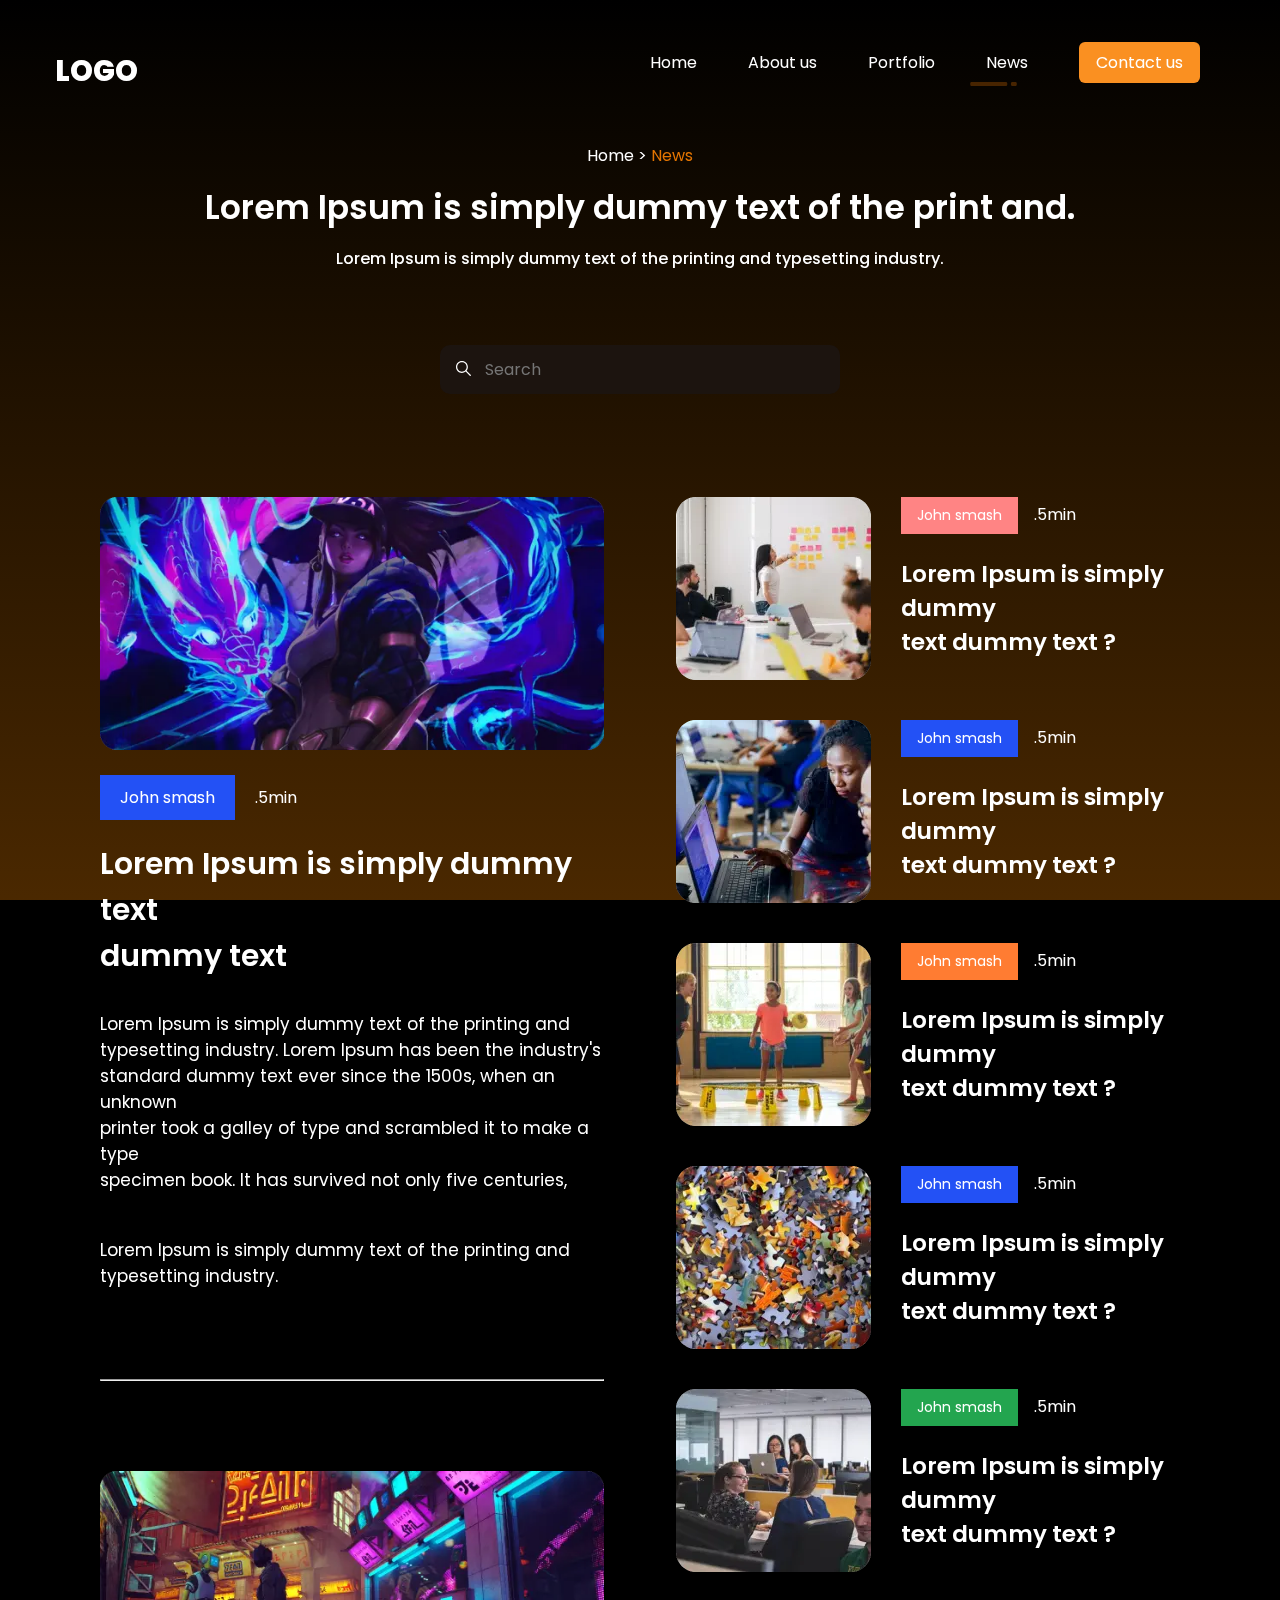
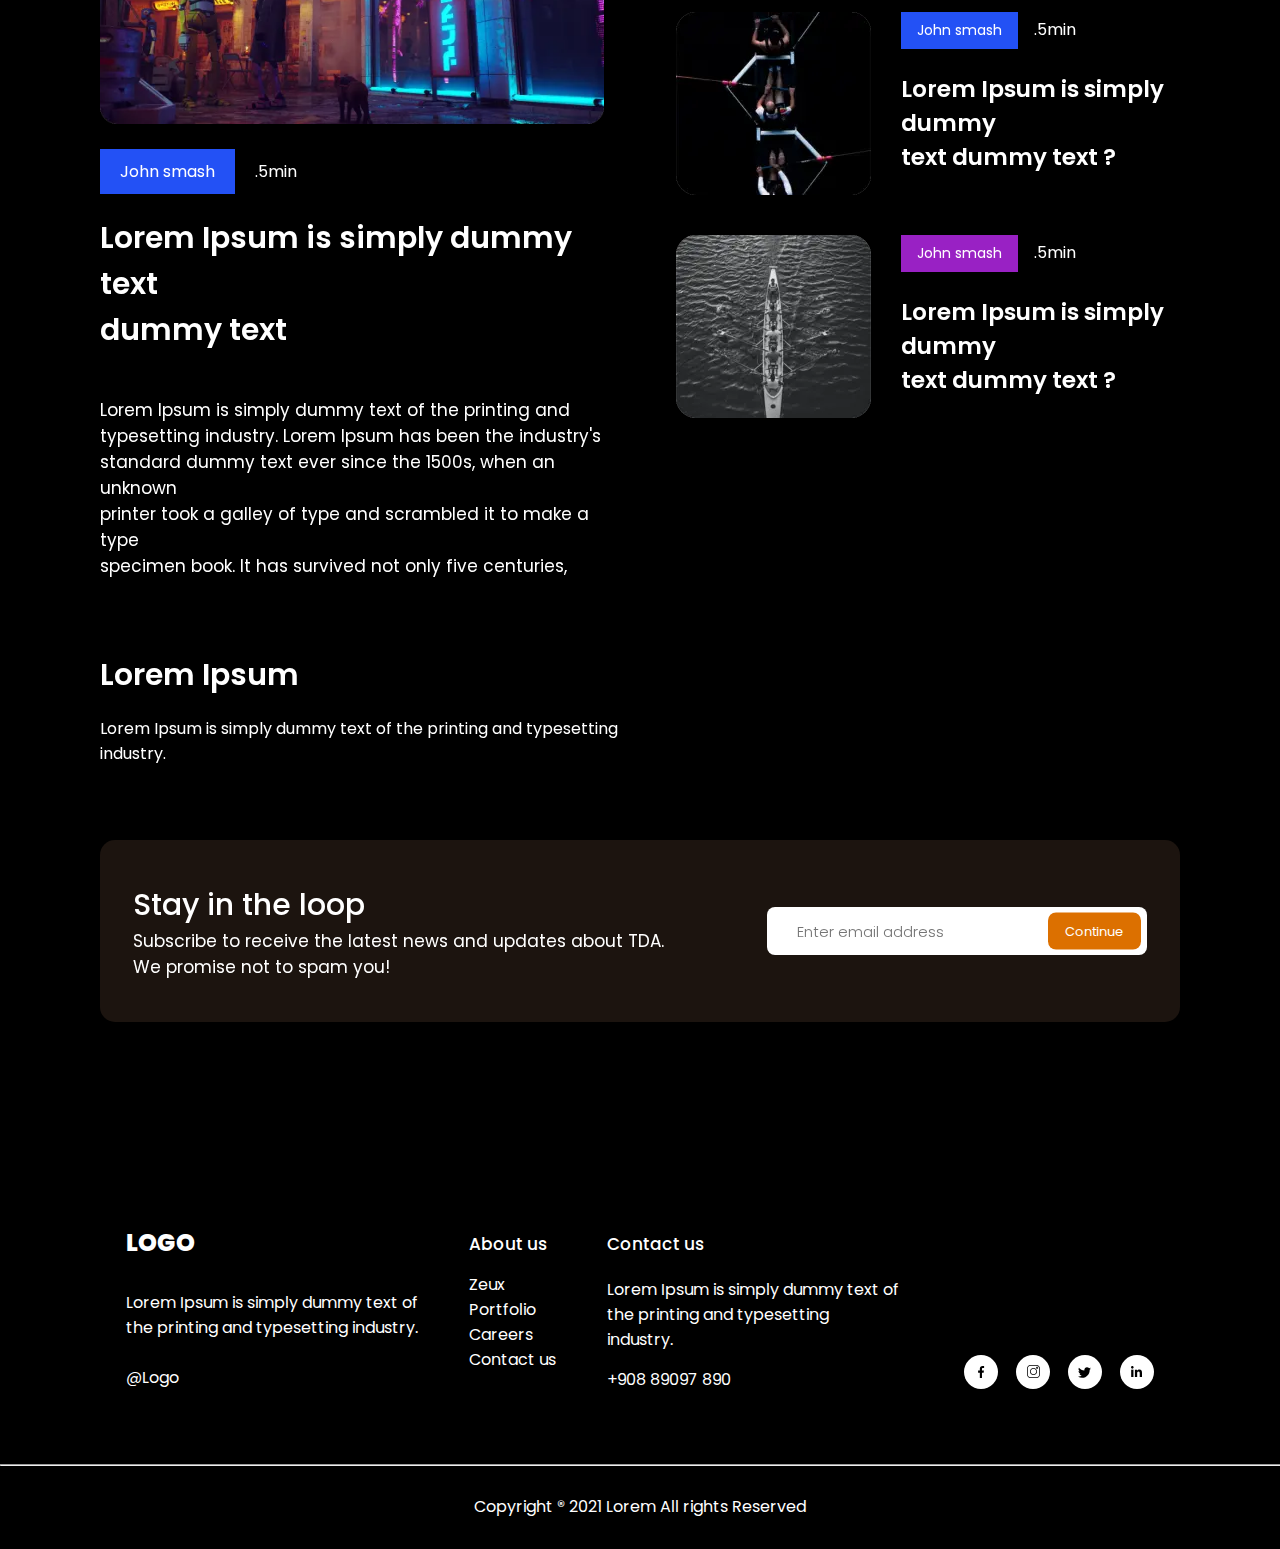
<file: pages/news.html>
<!DOCTYPE html>
<html lang="en">
<head>
    <meta charset="UTF-8">
    <meta name="viewport" content="width=device-width, initial-scale=1.0">
    <title>News</title>
    <link rel="stylesheet" href="../css/main.css">
</head>
<body>
    <div class="wrapper">
        <header class="container">
            <span class="header-logo">LOGO</span>
            <nav>
                <ul>
                    <li>
                        <a href="../index.html">Home</a>
                    </li>
                    <li>
                        <a href="../pages/about.html">About us</a>
                    </li>
                    <li>
                        <a href="../pages/portfolio.html">Portfolio</a>
                    </li>
                    <li class="active">
                        <a href="#">News</a>
                    </li>
                    <li class="button">
                        <a href="../pages/contactus.html">Contact us</a>
                    </li>
                </ul>
            </nav>
        </header>
        <main class="main_news">
            <div class="news_first">
                <div class="fntext">
                    <p>Home >
                        <span class="orange">News</span>
                    </p>
                    <h1>Lorem Ipsum is simply dummy text of the print and.</h1>
                    <h4>Lorem Ipsum is simply dummy text of the printing and typesetting industry.</h4>
                </div>
                <div class="search_box">
                    <form>
                        <button type="submit" class="sbutton">
                            <img src="../images/search.svg">
                        </button>
                        <input type="search" placeholder="Search">
                    </form>
                </div>
            </div>
            <div class="news_second">
                <div class="ns_left">
                    <div class="nsl_block">
                        <img src="../images/newssec1.webp">
                        <p><span class="blue1">John smash</span>.5min</p>
                        <h2>Lorem Ipsum is simply dummy text<br>
                            dummy text</h2>
                        <p>Lorem Ipsum is simply dummy text of the printing and<br>
                            typesetting industry. Lorem Ipsum has been the industry's<br>
                            standard dummy text ever since the 1500s, when an unknown<br>
                            printer took a galley of type and scrambled it to make a type<br>
                            specimen book. It has survived not only five centuries,</p>
                        <p>Lorem Ipsum is simply dummy text of the printing and<br>
                            typesetting industry.</p>
                    </div>
                    <hr>
                    <div class="nsl_block">
                        <img src="../images/newssec2.webp">
                        <p><span class="blue1">John smash</span>.5min</p>
                        <h2>Lorem Ipsum is simply dummy text<br>
                            dummy text</h2>
                        <p>Lorem Ipsum is simply dummy text of the printing and<br>
                            typesetting industry. Lorem Ipsum has been the industry's<br>
                            standard dummy text ever since the 1500s, when an unknown<br>
                            printer took a galley of type and scrambled it to make a type<br>
                            specimen book. It has survived not only five centuries,</p>
                    </div>
                </div>
                <div class="ns_right">
                    <div class="nsr_block">
                        <img src="../images/newssec3.webp">
                        <div class="nsr_text">
                            <p><span class="pink">John smash</span>.5min</p>
                            <h2>Lorem Ipsum is simply dummy<br>
                                text dummy text ?</h2>
                        </div>
                    </div>
                    <div class="nsr_block">
                        <img src="../images/newssec4.webp">
                        <div class="nsr_text">
                            <p><span class="blue2">John smash</span>.5min</p>
                            <h2>Lorem Ipsum is simply dummy<br>
                                text dummy text ?</h2>
                        </div>
                    </div>
                    <div class="nsr_block">
                        <img src="../images/newssec5.webp">
                        <div class="nsr_text">
                            <p><span class="orange2">John smash</span>.5min</p>
                            <h2>Lorem Ipsum is simply dummy<br>
                                text dummy text ?</h2>
                        </div>
                    </div>
                    <div class="nsr_block">
                        <img src="../images/newssec6.webp">
                        <div class="nsr_text">
                            <p><span class="blue2">John smash</span>.5min</p>
                            <h2>Lorem Ipsum is simply dummy<br>
                                text dummy text ?</h2>
                        </div>
                    </div>
                    <div class="nsr_block">
                        <img src="../images/newssec7.webp">
                        <div class="nsr_text">
                            <p><span class="green">John smash</span>.5min</p>
                            <h2>Lorem Ipsum is simply dummy<br>
                                text dummy text ?</h2>
                        </div>
                    </div>
                    <div class="nsr_block">
                        <img src="../images/newssec8.webp">
                        <div class="nsr_text">
                            <p><span class="blue2">John smash</span>.5min</p>
                            <h2>Lorem Ipsum is simply dummy<br>
                                text dummy text ?</h2>
                        </div>
                    </div>
                    <div class="nsr_block">
                        <img src="../images/newssec9.webp">
                        <div class="nsr_text">
                            <p><span class="purple">John smash</span>.5min</p>
                            <h2>Lorem Ipsum is simply dummy<br>
                                text dummy text ?</h2>
                        </div>
                    </div>
                </div>
            </div>
            <div class="subscribe_container">
                <div class="subscribe_text">
                    <h2>Lorem Ipsum</h2><br>
                    <p>Lorem Ipsum is simply dummy text of the printing and typesetting<br>
                        industry.</p>
                </div>
                <div class="subscribe_box">
                    <div class="email_text">
                        <h3>Stay in the loop</h3>
                        <p>Subscribe to receive the latest news and updates about TDA.<br>
                            We promise not to spam you!</p>
                    </div>
                    <div class="email_box">
                        <form>
                            <input type="email" placeholder="Enter email address">
                            <div class="button-wrapper">
                                <button class="button">Continue</button>
                        </form>
                    </div>
                </div>
            </div>
    </div>
    </main>
    </div>
    <div class="footer">
        <footer>
            <div class="footer_container">
                <div class="flogo">
                    <span class="footer-logo">LOGO</span>
                    <p id="fterdesc">Lorem Ipsum is simply dummy text of<br>
                        the printing and typesetting industry.</p>
                    <p id="fterlg">@Logo</p>
                </div>
                <div class="abt">
                    <h4>About us</h4>
                    <ul>
                        <li>Zeux</li>
                        <li>Portfolio</li>
                        <li>Careers</li>
                        <li>Contact us</li>
                    </ul><br>
                </div>
                <div class="cont">
                    <h4>Contact us</h4>
                    <p>Lorem Ipsum is simply dummy text of<br>
                        the printing and typesetting<br>
                        industry.</p>
                    <p>+908 89097 890</p>
                </div>
                <div class="social">
                    <a href="#" class="socbutton">
                        <img src="../images/facebook.svg" alt="Facebook">
                    </a>
                    <a href="#" class="socbutton">
                        <img src="../images/instagram.svg" alt="Instagram">
                    </a>
                    <a href="#" class="socbutton">
                        <img src="../images/twitter.svg" alt="Twitter">
                    </a>
                    <a href="#" class="socbutton">
                        <img src="../images/linkedin.svg" alt="LinkedIn">
                    </a>
                </div>
            </div>
            <div class="footer_bottom">
                <hr>
                <p>Copyright ® 2021 Lorem All rights Reserved</p>
            </div>
        </footer>
    </div>
</body>
</html>
</file>
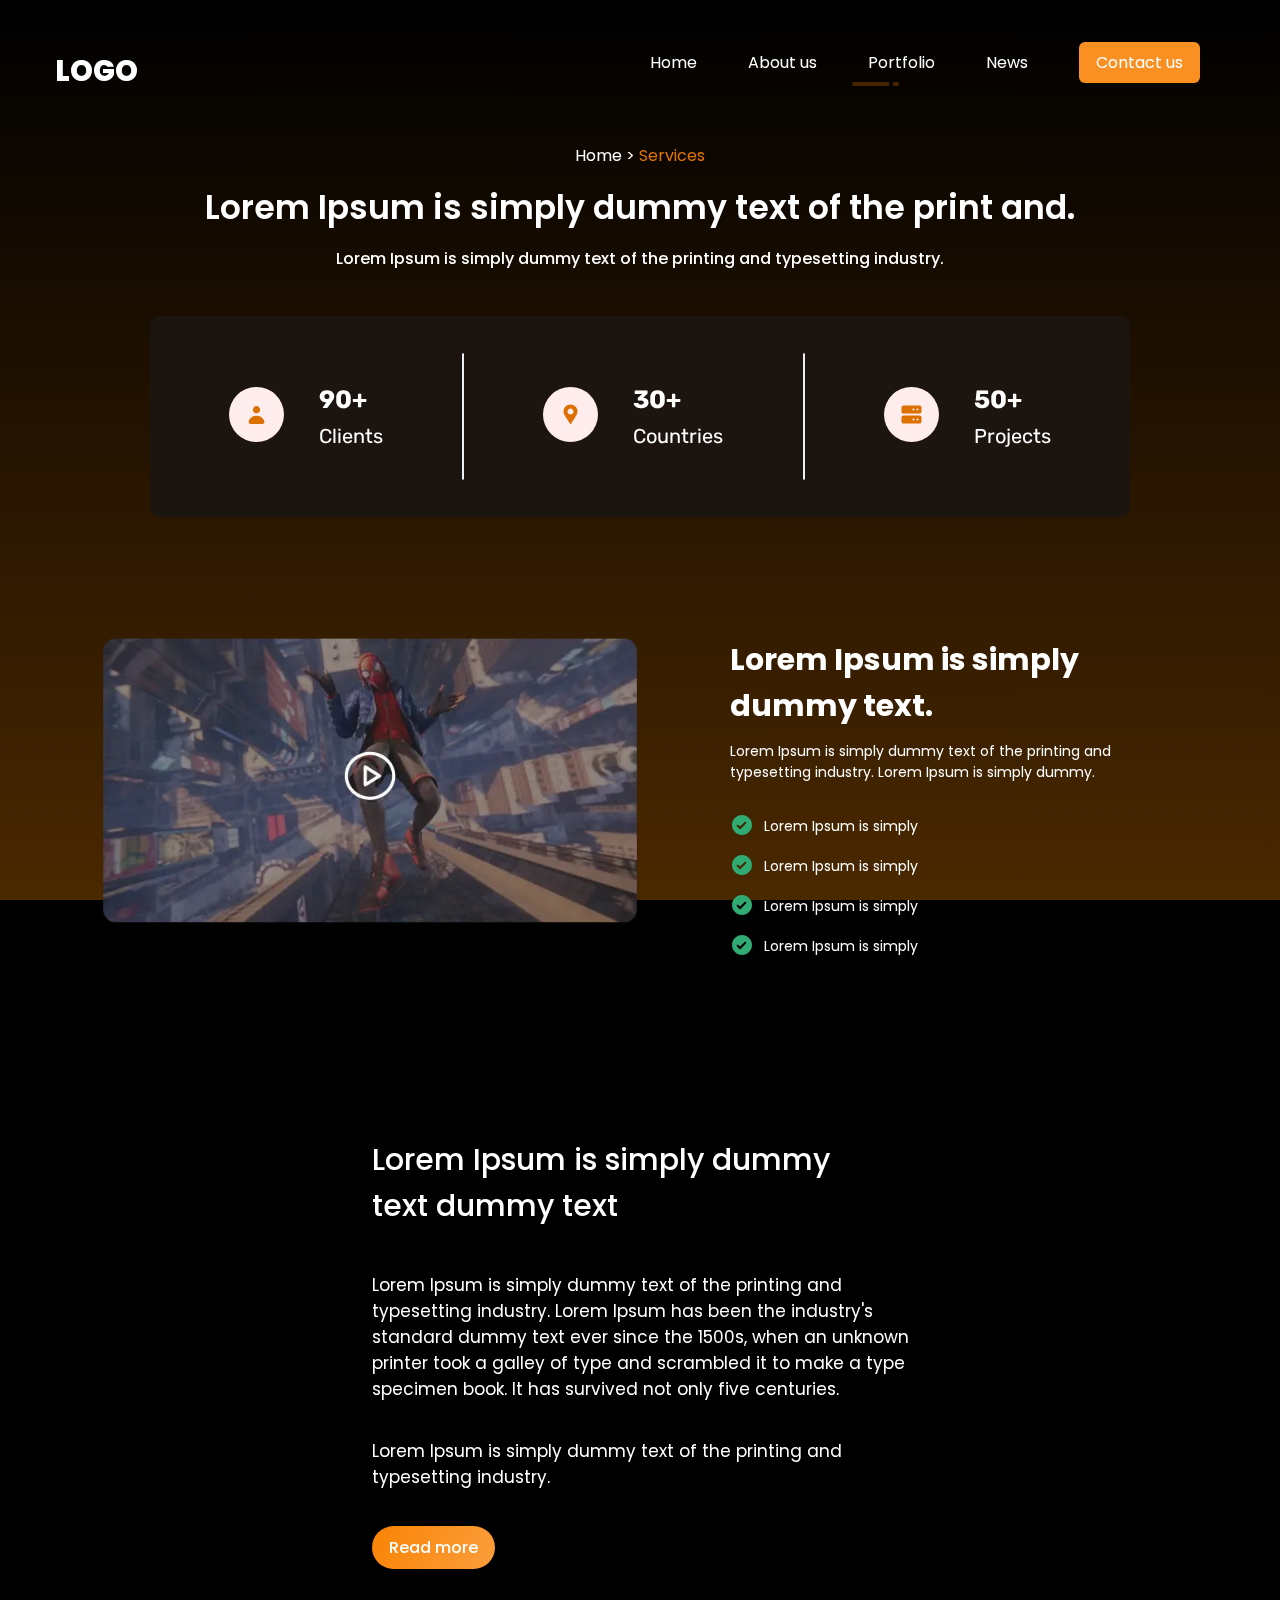
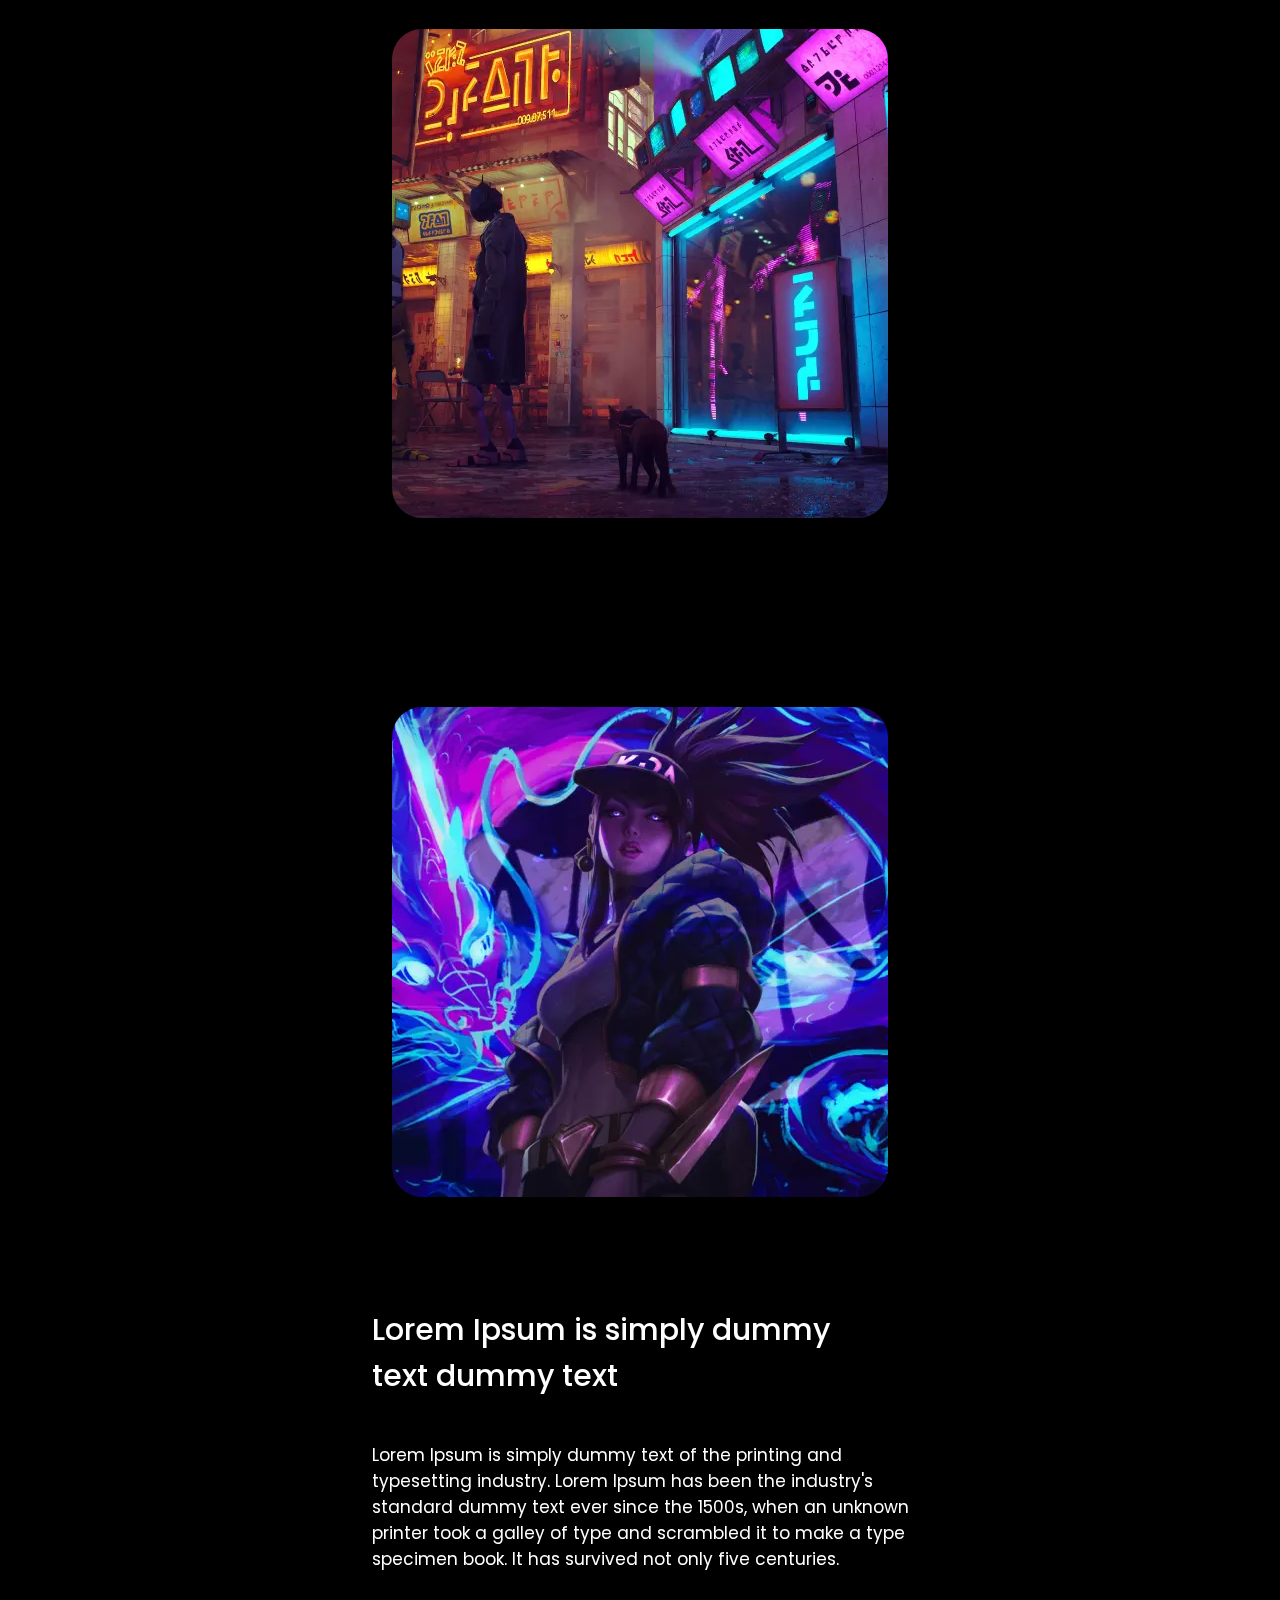
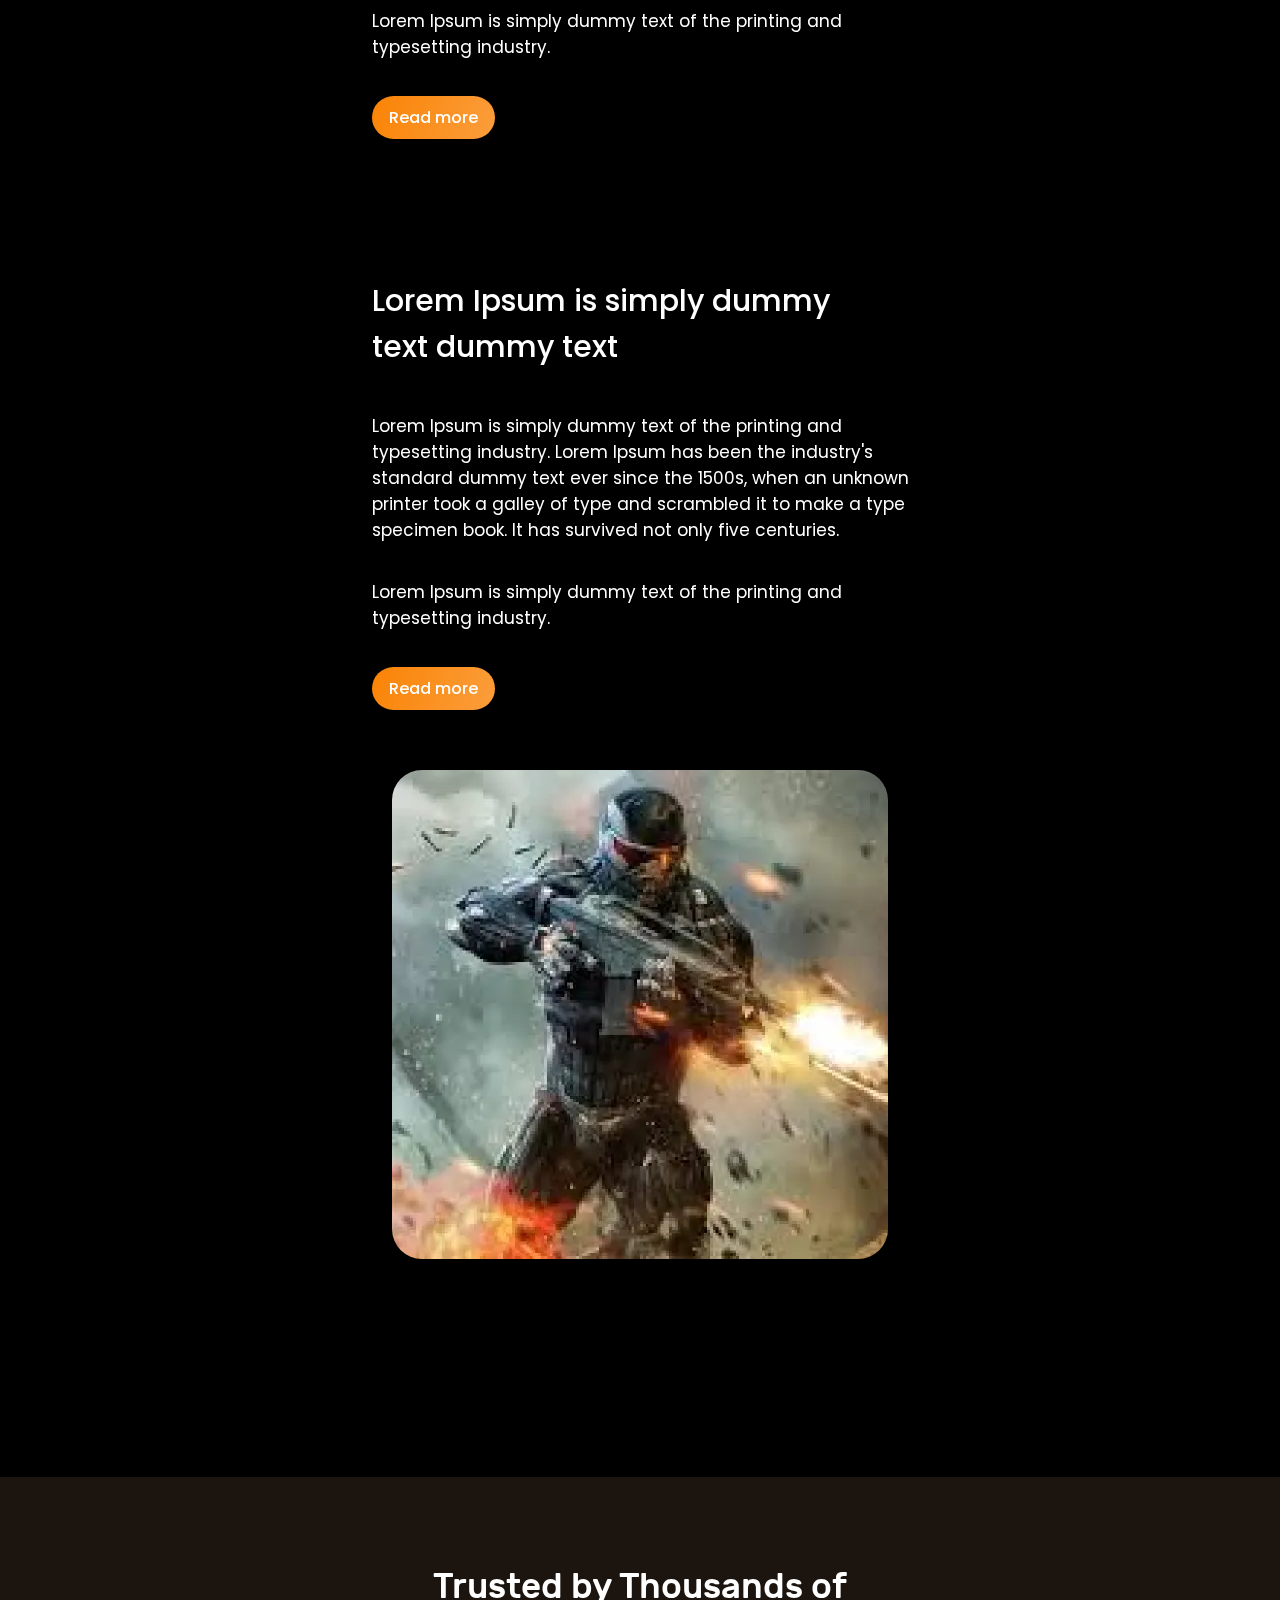
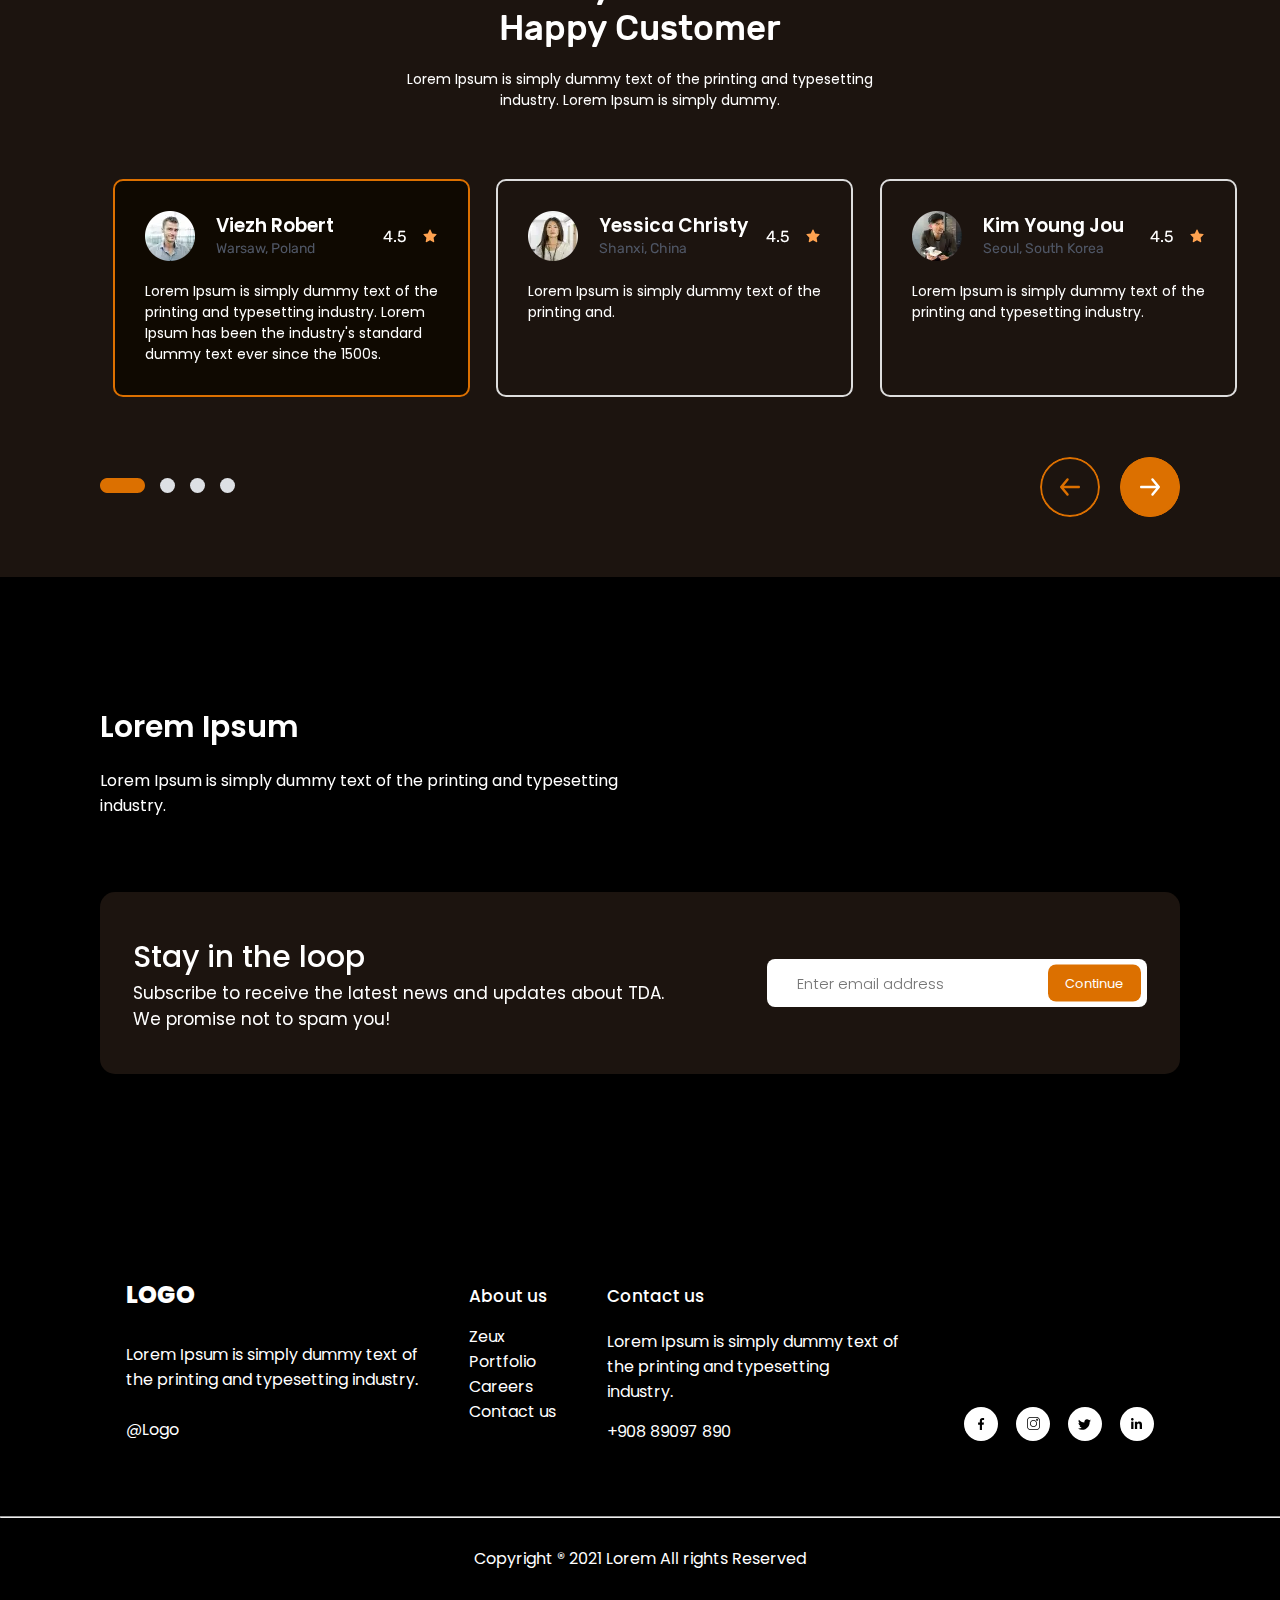
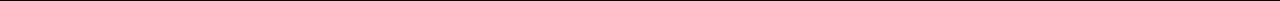
<file: pages/portfolio.html>
<!DOCTYPE html>
<html lang="en">
<head>
    <meta charset="UTF-8">
    <meta name="viewport" content="width=device-width, initial-scale=1.0">
    <title>Portfolio</title>
    <link rel="stylesheet" href="../css/main.css">
</head>
<body>
    <div class="wrapper">
        <header class="container">
            <span class="header-logo">LOGO</span>
            <nav>
                <ul>
                    <li>
                        <a href="../index.html">Home</a>
                    </li>
                    <li>
                        <a href="../pages/about.html">About us</a>
                    </li>
                    <li class="active">
                        <a href="#">Portfolio</a>
                    </li>
                    <li>
                        <a href="../pages/news.html">News</a>
                    </li>
                    <li class="button">
                        <a href="../pages/contactus.html">Contact us</a>
                    </li>
                </ul>
            </nav>
        </header>
        <main class="main_portfolio">
            <div class="portfolio_first">
                <div class="fptext">
                    <p>Home >
                        <span class="orange">Services</span>
                    </p>
                    <h1>Lorem Ipsum is simply dummy text of the print and.</h1>
                    <h4>Lorem Ipsum is simply dummy text of the printing and typesetting industry.</h4>
                </div>
                <div class="portfolio_block">
                    <div class="pb_content">
                        <div class="pb_image">
                            <img src="../images/clients.svg">
                        </div>
                        <div class="pb_text">
                            <h3>90+</h3>
                            <p>Clients</p>
                        </div>
                    </div>
                    <div class="vertical_line"></div>
                    <div class="pb_content">
                        <div class="pb_image">
                            <img src="../images/countries.svg">
                        </div>
                        <div class="pb_text">
                            <h3>30+</h3>
                            <p>Countries</p>
                        </div>
                    </div>
                    <div class="vertical_line"></div>
                    <div class="pb_content">
                        <div class="pb_image">
                            <img src="../images/projects.svg">
                        </div>
                        <div class="pb_text">
                            <h3>50+</h3>
                            <p>Projects</p>
                        </div>
                    </div>
                </div>
            </div>
            <div class="portfolio_second">
                <div class="ps_content">
                    <div class="ps_image">
                        <img src="../images/hero_video.webp">
                    </div>
                    <div class="ps_text">
                        <h2>Lorem Ipsum is simply dummy text.</h2>
                        <p>Lorem Ipsum is simply dummy text of the printing and<br>
                            typesetting industry. Lorem Ipsum is simply dummy.</p>
                        <span><img src="../images/checkbox.svg" alt="">Lorem Ipsum is simply</span>
                        <span><img src="../images/checkbox.svg" alt="">Lorem Ipsum is simply</span>
                        <span><img src="../images/checkbox.svg" alt="">Lorem Ipsum is simply</span>
                        <span><img src="../images/checkbox.svg" alt="">Lorem Ipsum is simply</span>
                    </div>
                </div>
            </div>
            <div class="portfolio_third">
                <div class="pt_content">
                    <div class="pt_block">
                        <div class="pt_text">
                            <h2>Lorem Ipsum is simply dummy<br>
                                text dummy text</h2>
                            <p>Lorem Ipsum is simply dummy text of the printing and<br>
                                typesetting industry. Lorem Ipsum has been the industry's<br>
                                standard dummy text ever since the 1500s, when an unknown<br>
                                printer took a galley of type and scrambled it to make a type<br>
                                specimen book. It has survived not only five centuries.</p>
                            <p>Lorem Ipsum is simply dummy text of the printing and<br>
                                typesetting industry.</p>
                            <a href="#" class="button">Read more</a>
                        </div>
                        <div class="pt_image">
                            <img src="../images/servicesimg.webp">
                        </div>
                    </div>
                    <div class="pt_block">
                        <div class="pt_image">
                            <img src="../images/abthird.webp">
                        </div>
                        <div class="pt_text">
                            <h2>Lorem Ipsum is simply dummy<br>
                                text dummy text</h2>
                            <p>Lorem Ipsum is simply dummy text of the printing and<br>
                                typesetting industry. Lorem Ipsum has been the industry's<br>
                                standard dummy text ever since the 1500s, when an unknown<br>
                                printer took a galley of type and scrambled it to make a type<br>
                                specimen book. It has survived not only five centuries.</p>
                            <p>Lorem Ipsum is simply dummy text of the printing and<br>
                                typesetting industry.</p>
                            <a href="#" class="button">Read more</a>
                        </div>
                    </div>
                    <div class="pt_block">
                        <div class="pt_text">
                            <h2>Lorem Ipsum is simply dummy<br>
                                text dummy text</h2>
                            <p>Lorem Ipsum is simply dummy text of the printing and<br>
                                typesetting industry. Lorem Ipsum has been the industry's<br>
                                standard dummy text ever since the 1500s, when an unknown<br>
                                printer took a galley of type and scrambled it to make a type<br>
                                specimen book. It has survived not only five centuries.</p>
                            <p>Lorem Ipsum is simply dummy text of the printing and<br>
                                typesetting industry.</p>
                            <a href="#" class="button">Read more</a>
                        </div>
                        <div class="pt_image">
                            <img src="../images/servicesimg2.webp">
                        </div>
                    </div>
                </div>
            </div>
            <div class="portfolio_fourth">
                <div class="pf_content">
                    <h2>Trusted by Thousands of<br>
                        Happy Customer</h2>
                    <p>Lorem Ipsum is simply dummy text of the printing and typesetting<br>
                        industry. Lorem Ipsum is simply dummy.</p>
                </div>
                <div class="pf_blocks">
                    <div class="pf_block_main">
                        <div class="pf_block_content">
                            <div class="pfbch">
                                <img src="../images/robert.webp">
                                <div class="pfbcht">
                                    <h3>Viezh Robert</h3>
                                    <p>Warsaw, Poland</p>
                                </div>
                                <div class="stars">
                                    <span>4.5</span>
                                    <img src="../images/star.svg" alt="★">
                                </div>
                            </div>
                            <div class="pfbcd">
                                <p>Lorem Ipsum is simply dummy text of the<br>
                                    printing and typesetting industry. Lorem<br>
                                    Ipsum has been the industry's standard<br>
                                    dummy text ever since the 1500s.</p>
                            </div>
                        </div>
                    </div>
                    <div class="pf_block">
                        <div class="pf_block_content">
                            <div class="pfbch">
                                <img src="../images/christy.webp">
                                <div class="pfbcht">
                                    <h3>Yessica Christy</h3>
                                    <p>Shanxi, China</p>
                                </div>
                                <div class="stars">
                                    <span>4.5</span>
                                    <img src="../images/star.svg" alt="★">
                                </div>
                            </div>
                            <div class="pfbcd">
                                <p>Lorem Ipsum is simply dummy text of the<br>
                                    printing and.</p>
                            </div>
                        </div>
                    </div>
                    <div class="pf_block">
                        <div class="pf_block_content">
                            <div class="pfbch">
                                <img src="../images/youngjou.webp">
                                <div class="pfbcht">
                                    <h3>Kim Young Jou</h3>
                                    <p>Seoul, South Korea</p>
                                </div>
                                <div class="stars">
                                    <span>4.5</span>
                                    <img src="../images/star.svg" alt="★">
                                </div>
                            </div>
                            <div class="pfbcd">
                                <p>Lorem Ipsum is simply dummy text of the<br>
                                    printing and typesetting industry.</p>
                            </div>
                        </div>
                    </div>
                </div>
                <div class="pf_bottom">
                    <div class="pf_decor">
                        <img src="../images/abtfrthdec.svg">
                    </div>
                    <div class="pf_btns">
                        <button class="nav-btn">
                            <img src="../images/btnleft.svg">
                        </button>
                        <button class="nav-btn">
                            <img src="../images/btnright.svg">
                        </button>
                    </div>
                </div>
            </div>
            <div class="subscribe_container">
                <div class="subscribe_text">
                    <h2>Lorem Ipsum</h2><br>
                    <p>Lorem Ipsum is simply dummy text of the printing and typesetting<br>
                        industry.</p>
                </div>
                <div class="subscribe_box">
                    <div class="email_text">
                        <h3>Stay in the loop</h3>
                        <p>Subscribe to receive the latest news and updates about TDA.<br>
                            We promise not to spam you!</p>
                    </div>
                    <div class="email_box">
                        <form>
                            <input type="email" placeholder="Enter email address">
                            <div class="button-wrapper">
                                <button class="button">Continue</button>
                            </div>
                        </form>
                    </div>
                </div>
            </div>
        </main>
    </div>
    <div class="footer">
        <footer>
            <div class="footer_container">
                <div class="flogo">
                    <span class="footer-logo">LOGO</span>
                    <p id="fterdesc">Lorem Ipsum is simply dummy text of<br>
                        the printing and typesetting industry.</p>
                    <p id="fterlg">@Logo</p>
                </div>
                <div class="abt">
                    <h4>About us</h4>
                    <ul>
                        <li>Zeux</li>
                        <li>Portfolio</li>
                        <li>Careers</li>
                        <li>Contact us</li>
                    </ul><br>
                </div>
                <div class="cont">
                    <h4>Contact us</h4>
                    <p>Lorem Ipsum is simply dummy text of<br>
                        the printing and typesetting<br>
                        industry.</p>
                    <p>+908 89097 890</p>
                </div>
                <div class="social">
                    <a href="#" class="socbutton">
                        <img src="../images/facebook.svg" alt="Facebook">
                    </a>
                    <a href="#" class="socbutton">
                        <img src="../images/instagram.svg" alt="Instagram">
                    </a>
                    <a href="#" class="socbutton">
                        <img src="../images/twitter.svg" alt="Twitter">
                    </a>
                    <a href="#" class="socbutton">
                        <img src="../images/linkedin.svg" alt="LinkedIn">
                    </a>
                </div>
            </div>
            <div class="footer_bottom">
                <hr>
                <p>Copyright ® 2021 Lorem All rights Reserved</p>
            </div>
        </footer>
    </div>
</body>
</html>
</file>
<file: css/main.css>
@font-face {
    font-family: 'Poppins';
    src: url('../fonts/Poppins-ExtraBold.woff2') format('woff2');
    font-weight: 800;
    font-style: normal;
    font-display: swap;
}

@font-face {
    font-family: 'Poppins';
    src: url('../fonts/Poppins-Bold.woff2') format('woff2');
    font-weight: 700;
    font-style: normal;
    font-display: swap;
}

@font-face {
    font-family: 'Poppins';
    src: url('../fonts/Poppins-SemiBold.woff2') format('woff2');
    font-weight: 600;
    font-style: normal;
    font-display: swap;
}

@font-face {
    font-family: 'Poppins';
    src: url('../fonts/Poppins-Medium.woff2') format('woff2');
    font-weight: 500;
    font-style: normal;
    font-display: swap;
}

@font-face {
    font-family: 'Poppins';
    src: url('../fonts/Poppins-Regular.woff2') format('woff2');
    font-weight: 400;
    font-style: normal;
    font-display: swap;
}

@font-face {
    font-family: 'Poppins';
    src: url('../fonts/Poppins-Light.woff2') format('woff2');
    font-weight: 300;
    font-style: normal;
    font-display: swap;
}

@font-face {
    font-family: 'Rubik';
    src: url('../fonts/Rubik-Regular.woff2') format('woff2');
    font-weight: 400;
    font-style: normal;
    font-display: swap;
}

@font-face {
    font-family: 'Rubik';
    src: url('../fonts/Rubik-Medium.woff2') format('woff2');
    font-weight: 500;
    font-style: normal;
    font-display: swap;
}

@font-face {
    font-family: 'Rubik';
    src: url('../fonts/Rubik-Bold.woff2') format('woff2');
    font-weight: 700;
    font-style: normal;
    font-display: swap;
}

html {
    overflow-x: hidden;
}

* {
    margin: 0 auto;
}

body {
    position: relative;
    background: #000;
}

.wrapper {
    backdrop-filter: blur(14px);
    background: linear-gradient(rgba(0, 0, 0, 1), rgba(74.375, 40.162498474121094, 0, 1) 100%);
    background-repeat: no-repeat;
    background-size: cover;
    background-attachment: fixed;
    color: white;
}

header {
    padding: 50px 0
}

.header-logo {
    padding-left: 55px;
    font-family: 'Poppins';
    font-weight: 800;
    font-size: 29px;
}

main,
.services_main,
.projects_container,
.subscribe_container,
.footer,
.at_container,
.pf_blocks,
.pf_bottom,
.cs_container {
    max-width: 1400px;
    width: 100%;
    box-sizing: border-box;
}

.main_index {
    padding-top: 70px;
    position: relative;
    padding-left: 147px;
    padding-right: 147px;
}

.main_about,
.main_portfolio,
.main_news,
.main_cus {
    padding-left: 100px;
    padding-right: 100px;
}

a {
    text-decoration: none;
    color: #fff;
    font-family: 'Poppins';
    font-weight: 500;
}

p {
    font-family: 'Poppins';
    font-weight: 400;
}

h1 {
    font-family: 'Poppins';
    font-weight: 700;
}

h2 {
    font-family: 'Poppins';
    font-weight: 700;
}

h3 {
    font-family: 'Poppins';
    font-weight: 600;
}

h4 {
    font-family: 'Poppins';
    font-weight: 500;
}

#joystick {
    width: 806px;
    height: 761px;
    position: absolute;
    top: 0px;
    right: 0px;
    z-index: -1;
}

header nav {
    float: right;
    width: 50%;
    padding-right: 55px;
}

header nav ul {
    list-style: none;
    display: flex;
    justify-content: space-between;
}

header nav ul li::after {
    content: '';
    display: block;
    background: url("../images/active.svg");
    position: relative;
    top: 12px;
    left: -12px;
    width: 39px;
    height: 4px;
    transition: all 0.3s ease;
}

header nav ul li.active::after {
    opacity: 0.3;
    transform: translateY(-5px) scale(1.2);
}

header nav ul li.active:hover::after {
    opacity: 1;
    transform: translateY(0) scale(1.2);
}

header nav ul li:not(.active)::after {
    opacity: 0;
    transform: translateY(-50%) scale(1.2);
}

header nav ul li:not(.active):hover::after {
    opacity: 1;
    transform: translateY(0) scale(1.2);
}

header nav ul li a {
    text-decoration: none;
    color: #fff;
    font-family: 'Poppins';
    font-weight: 400;
    font-size: 16px;
}

header nav ul li.button {
    width: auto;
    height: auto;
    white-space: nowrap;
    align-self: flex-start;
}

header nav ul li.button::after {
    opacity: 0;
    transform: translateX(50px) translateY(0) scale(1.2);
}

header nav ul li.button:hover::after {
    opacity: 1;
    transform: translateX(50px) translateY(5px) scale(1.2);
}

header nav ul li.button a {
    background: #FA9021;
    padding: 9px 17px;
    border-radius: 6px;
}

.button:hover,
.button2:hover,
.arrow-link img:hover {
    transform: scale(1.1);
    filter: brightness(1.2);
}

.socbutton:hover img,
.cussocbutton:hover img {
    transform: scale(1.1);
    filter: drop-shadow(0 0 7px #DC7000);
}

.cussocbutton:hover img {
    transform: scale(1.2);
}

.button,
.button2,
.arrow-link img,
.socbutton img,
.sbutton img,
.cussocbutton img {
    transition: 0.3s ease;
}

.button-wrapper .button:hover {
    transform: translateX(-2px) scale(1.1);
}

.arrow-link img:hover,
.sbutton img:hover {
    transform: scale(1.2);
}

.first a {
    font-size: 16px;
}

.first h1 {
    font-size: 50px;
    text-align: left;
}

.first h2 {
    color: rgba(232, 125, 14, 1);
    font-size: 20px;
    font-weight: 700;
    text-align: left;
}

.first p {
    font-family: 'Poppins';
    font-weight: 500;
    line-height: 24px;
    font-size: 16px;
    line-height: 32px;
    margin-bottom: 60px;
}

.first .button,
.fatext .button,
.portfolio_third .button {
    background: linear-gradient(112.96deg, rgba(250, 131, 5, 1), rgba(251, 158, 60, 1) 100%);
    padding: 9px 17px;
    border-radius: 40px;
    display: inline-block;
}

.games h2 {
    font-size: 31px;
    text-align: left;
    margin-bottom: 20px;
}

.games {
    padding-top: 120px;
}

.games .button2,
.projects_container .button2 {
    color: #fff;
    float: right;
    background: rgba(255, 255, 255, 0.11);
    border-radius: 10px;
    padding: 12px 24px;
    display: block;
    font-family: 'Rubik';
}

.projects_container .button2 {
    float: none;
    width: 63.424px;
    height: 18.424px;
    text-align: center;
    margin: 0 auto;
    text-decoration: none;
    margin-top: 39px;
    margin-bottom: 105px;
}

.games .trending {
    display: flex;
    flex-wrap: wrap;
    justify-content: center;
    gap: 20px;
    width: 100%;
    padding: 50px 0;
    font-family: 'Rubik';
    font-size: 22px;
}

.games .trending span {
    display: block;
    margin-top: 20px;
    text-align: center;
}

.games .trending span img {
    position: relative;
    top: 5px;
    margin-right: 7px;
}

.second h2 {
    text-align: center;
    font-size: 35px;
    font-weight: 600;
    margin-top: 160px;
}

.second h3 {
    text-align: left;
    font-size: 30px;
    margin-top: 160px;
}

.second p,
.subscribe_container .subscribe_text p {
    font-size: 16px;
}

.second .game-banner {
    position: relative;
    padding-bottom: min(157px, 15vh);
    max-width: 1200px;
    margin: 0 auto;
    width: 100%;
}

.second .game-banner #game-banner-image {
    width: 100%;
    max-width: 100%;
    position: relative;
    display: block;
    top: min(46px, 5vh);
    height: auto;
}

.second .game-banner #circles {
    position: absolute;
    right: min(125px, 10%);
    top: min(-24px);
    width: min(196px, 25%);
    height: auto;
    z-index: -1;
}

.services {
    background: #000000 url('../images/background.png') no-repeat;
    background-repeat: no-repeat;
    background-size: cover;
    background-attachment: fixed;
    color: white;
}

.services_main {
    max-width: 1100px;
    box-sizing: border-box;
}

.services h2,
.projects_text h2 {
    font-size: 30px;
    text-align: center;
    padding-bottom: 25px;
}

.services .services-text {
    padding-top: 93px;
    padding-bottom: 99px;
}

.services .services-text p {
    font-size: 16px;
    text-align: center;
}

.services .elements {
    display: flex;
    justify-content: center;
    flex-wrap: wrap;
    padding-bottom: 85px;
}

.services .elements .element {
    text-align: center;
    font-family: 'Poppins';
    font-weight: 500;
    font-size: 16px;
    width: 20%;
    margin: 30px 2%;
}

.services .elements .element .element_icon {
    margin-bottom: 20px;
}

.services .elements .element span .arrow-link {
    text-decoration: none;
    color: white;
}

.services .elements .element span a img {
    margin-top: 24px;
    display: block;
    position: relative;
}

.third {
    background: linear-gradient(151.89deg, rgba(8.5, 3.059999942779541, 0, 1), rgba(8.5, 3.059999942779541, 0, 0) 100%);
}

.third .projects_container .projects_text {
    padding-top: 148px;
    padding-bottom: 71px;
}

.third .projects_container .projects_text p {
    font-size: 14px;
    text-align: center;
}

.third .projects_container .projects_gallery {
    display: flex;
    flex-wrap: wrap;
    justify-content: center;
    gap: 20px;
    padding-bottom: 33px;
    padding-left: 100px;
    padding-right: 100px;
    max-width: 100%;
}

.third .projects_container .projects_gallery .project-image {
    max-width: 100%;
    height: auto;
    flex: 0 1 calc(20% - 20px);
}

.third .subscribe_container {
    padding-left: 100px;
    padding-right: 100px;
}

.subscribe_container {
    padding-bottom: 153px;
}

.subscribe_container .subscribe_text {
    margin-bottom: 74px;
}

.subscribe_container .subscribe_text h2 {
    font-weight: 600;
    font-size: 30px;
}

.subscribe_container .subscribe_box {
    background: rgba(28, 20, 15, 1);
    border-radius: 15px;
    padding: 42px 3%;
    width: 94%;
    display: flex;
    justify-content: space-between;
    align-items: center;
    flex-wrap: wrap;
    gap: 20px;
}

.subscribe_container .subscribe_box .email_text h3 {
    font-weight: 500;
    font-size: 30px;
}

.subscribe_container .subscribe_box .email_text p {
    font-size: 17px;
}

.subscribe_container .subscribe_box .email_text {
    position: relative;
    left: -2%;
}

.subscribe_box .email_box {
    float: right;
    position: relative;
    right: -2%;
    width: 100%;
    max-width: 380px;
    height: auto;
}

.subscribe_box .email_box input {
    background: #FFF;
    color: #000;
    font-family: 'Poppins';
    font-weight: 300;
    /* the font size is 13px on the layout, but 15 looks better */
    font-size: 15px;
    outline: none;
    border: 0;
    border-radius: 8px;
    width: 100%;
    height: 48px;
    padding: 10px 120px 10px 30px;
    box-sizing: border-box;
}

.subscribe_box .email_box .button-wrapper {
    position: absolute;
    right: 6px;
    top: 50%;
    transform: translateY(-50%);
    width: auto;
}

.subscribe_box .email_box .button-wrapper .button {
    background: #DC7000;
    padding: 6px 17px;
    font-family: 'Poppins';
    font-weight: 400;
    font-size: 13px;
    outline: none;
    border: 0;
    color: #FFF;
    border-radius: 8px;
    cursor: pointer;
    height: 37px;
}

.footer {
    background: #000;
    color: #fff;
    background-repeat: no-repeat;
    background-size: cover;
    padding-left: 100px;
    padding-right: 100px;
}

.footer footer {
    padding-top: 50px;
    padding-bottom: 30px;
}

.footer_container {
    display: flex;
    flex-wrap: wrap;
    justify-content: space-between;
    padding-bottom: 50px;
}

.flogo .footer-logo {
    font-family: 'Poppins';
    font-weight: 800;
    font-size: 24px;
    display: inline-block;
    margin-bottom: 15px;
}

.footer_container p {
    font-size: 16px;
}

.footer_container h4 {
    padding-top: 6px;
    font-size: 17px;
}

#fterdesc {
    padding-top: 15px;
}

#fterlg {
    padding-top: 25px;
}

.footer_container .abt h4 {
    padding-bottom: 15px;
}

.footer_container .cont h4 {
    padding-bottom: 20px;
}

.footer_container .cont p {
    padding-bottom: 15px;
}

.footer_container div {
    position: relative;
}

.footer_container ul {
    font-family: 'Poppins';
    font-weight: 400px;
    font-size: 16px;
    list-style: none;
    padding-left: 0;
}

.footer_container .social {
    padding-top: 120px;
}

.footer_container .social .socbutton img {
    margin-right: -14px;
}

.footer_bottom {
    position: relative;
    text-align: center;
    width: 100%;
}

.footer_bottom hr {
    position: absolute;
    left: 0;
    right: 0;
    width: 100vw;
    margin-left: calc(-50vw + 50%);
}

.footer_bottom p {
    padding-top: 30px;
}

/* about.html */

.about-first h1 {
    font-size: 30px;
    text-align: left;
    padding-top: 38px;
    padding-bottom: 25px;
}

.about-first p {
    font-size: 15px;
    line-height: 23px;
}

.orange {
    color: #E47500;
}

.about-first .button {
    margin-top: 57px;
}

.about-first .button img {
    padding-left: 9px;
}

#aboutimg {
    height: auto;
    position: absolute;
    top: 100px;
    right: 0;
    z-index: -1;
}

.about-second {
    padding-top: 144px;
    padding-bottom: 127px;
}

.about-second h2 {
    font-size: 25px;
    font-weight: 600;
    padding-bottom: 63px;
}

.about-second .blocks .block h3 {
    font-size: 20px;
    padding-bottom: 16px;
}

.about-second .blocks .block p {
    font-size: 14px;
    line-height: 25px;
}

.about-second .blocks {
    display: flex;
    flex-wrap: wrap;
    justify-content: space-between;
}

.about-second .blocks .block {
    width: 25%;
    border-radius: 20px;
    padding: 64px 37px;
    margin-bottom: 20px;
    box-shadow: 0px 4px 94px 0px rgba(0, 0, 0, 0.15);
    background: rgba(28, 20, 15, 1);
}

.about-second .blocks .block .block_content .block_in_block {
    margin-bottom: 19px;
    border-radius: 8px;
    background: rgba(176, 0, 220, 0.11);
    background: rgba(176, 0, 220, 0.11);
    width: 80%;
    max-width: 140px;
    height: 39px;
    display: flex;
    align-items: center;
    justify-content: center;
    margin-left: 0;
}

#bib2 {
    background: rgba(220, 66, 0, 0.11);
}

#bib3 {
    background: rgba(0, 220, 141, 0.11);
}

.about-third {
    background: rgba(28, 20, 15, 1);
    width: 100vw;
    margin-left: calc(-50vw + 50%);
    overflow: hidden;
}

.about-third h4 {
    font-size: 16px;
}

.about-third h3 {
    font-size: 28px;
    padding: 14px 0;
}

.about-third p {
    font-size: 16px;
}

.about-third .at_container {
    max-width: 1400px;
    display: flex;
    align-items: center;
    gap: 90px;
    flex-wrap: wrap;
}

.about-third .at_container img {
    margin-top: 113px;
    width: 40%;
    max-width: 496px;
    height: auto;
    margin-left: 110px;
}

.about-third .at_container .at_text {
    flex: 1;
}

.about-fourth {
    padding-top: 148px;
    padding-bottom: 74px;
}

.about-fourth h2 {
    font-weight: 600;
    font-size: 25px;
}

.about-fourth h3 {
    font-weight: 600;
    font-size: 19px;
}

.about-fourth p {
    font-weighT: 300;
    font-size: 16px;
}

.about-fourth .blocks {
    margin-top: 53px;
    display: flex;
    flex-wrap: wrap;
    justify-content: space-between;
}

.about-fourth .blocks .block {
    max-width: 295px;
    max-height: 253px;
    border-radius: 20px;
    padding: 35px 80px;
    margin-bottom: 20px;
    box-shadow: 0px 4px 94px 0px rgba(0, 0, 0, 0.15);
    background: rgba(28, 20, 15, 1);
    text-align: center;
}

.about-fourth .blocks .block .block_content img {
    margin-bottom: 4px;
}

.main_about .third .subscribe_container {
    padding: 105px 100px 163px 100px;
}

.portfolio_first {
    padding-bottom: 120px;
}

.fptext,
.fntext,
.fcustext {
    text-align: center;
    margin-bottom: 45px;
}

.fntext {
    margin-bottom: 74px;
}

.fcustext {
    margin-bottom: 93px;
}


.fptext h1,
.fntext h1,
.fcustext h1 {
    font-weight: 600;
    font-size: 33px;
    margin-top: 15px;
    margin-bottom: 13px;
}

.fptext h4,
.fntext h4,
.fcustext h4 {
    font-size: 16px;
}

.fptext p,
.fntext p,
.fcustext p {
    font-size: 16px;
}

.portfolio_block {
    border-radius: 10px;
    background: rgba(28, 20, 15, 1);
    display: flex;
    flex-wrap: wrap;
    margin-left: 50px;
    margin-right: 50px;
}

.portfolio_block h3 {
    font-family: 'Rubik';
    font-weight: 700;
    font-size: 25px;
    margin-bottom: 10px;
}

.portfolio_block p {
    font-family: 'Rubik';
    font-weight: 400;
    font-size: 20px;
}

.pb_content {
    display: flex;
    align-items: center;
    flex-wrap: wrap;
}

.pb_text {
    margin-left: 35px;
    text-align: left;
}

.vertical_line,
.vertical_line2 {
    width: 0px;
    height: 125px;
    border: 1px solid rgba(238, 239, 242, 1);
    border-radius: 5px;
    margin: 37px 0;
}

.portfolio_second {
    padding-bottom: 180px;
}

.portfolio_second .ps_content {
    max-width: 1400px;
    display: flex;
    gap: 90px;
}

.portfolio_second .ps_text h2 {
    font-weight: 700;
    font-size: 30px;
}

.portfolio_second .ps_text p {
    font-size: 14px;
    padding-top: 12px;
    padding-bottom: 24px;
}

.ps_image {
    flex: 0 0 auto;
    width: 50%;
    min-width: 300px;
    max-width: 600px;
}

.ps_image img {
    width: 100%;
    height: auto;
    display: block;
}

.portfolio_second .ps_text span {
    font-family: 'Poppins';
    font-size: 14px;
    font-weight: 400;
    display: block;
    margin-bottom: 10px;
}

.portfolio_second .ps_text span:last-child {
    margin-bottom: 0;
}

.portfolio_second .ps_text span img {
    position: relative;
    top: 6px;
    margin-right: 10px;
}

.portfolio_third .pt_block {
    margin-bottom: 139px;
}

.portfolio_third .pt_block:last-child {
    margin-bottom: 0;
    padding-bottom: 168px;
}

.portfolio_third h2 {
    font-weight: 500;
    font-size: 30px;
    padding-bottom: 43px;
}

.portfolio_third p {
    font-size: 17px;
    padding-bottom: 36px;
}

.portfolio_third a {
    padding-top: 10px;
}

.pt_block {
    display: flex;
    flex-wrap: wrap;
    align-items: flex-start;
    gap: 60px;
}

.pt_block .pt_image img {
    width: 100%;
    height: auto;
    display: block;
    border-radius: 30px;
    margin-bottom: 50px;
}

.portfolio_fourth {
    background: rgba(28, 20, 15, 1);
    width: 100vw;
    margin-left: calc(-50vw + 50%);
    overflow: hidden;
    margin-bottom: 127px;
}

.pf_content {
    margin-top: 88px;
    margin-bottom: 68px;
    text-align: center;
}

.pf_content h2 {
    font-family: 'Rubik';
    font-weight: 500;
    font-size: 35px;
    margin-bottom: 20px;
}

.pf_content p {
    font-size: 14px;
}

.pf_blocks {
    padding-left: 100px;
    padding-right: 30px;
    display: flex;
    flex-wrap: wrap;
}

.pf_block_main {
    box-sizing: border-box;
    border: 2px solid rgba(220, 112, 0, 1);
    border-radius: 10px;
    background: rgba(15, 9, 1, 1);
}

.pf_block {
    box-sizing: border-box;
    border: 2px solid rgba(221, 221, 221, 1);
    border-radius: 10px;
}

.pf_block,
.pf_block_main {
    margin-bottom: 60px;
}

.pf_block_content {
    padding: 30px 30px;
}

.pf_block_content .pfbch p {
    font-family: 'Rubik';
    font-weight: 400;
    font-size: 14px;
    color: rgba(79, 86, 101, 1);
}

.pf_block_content .pfbch {
    display: flex;
    flex-wrap: wrap;
    align-items: flex-start;
    margin-bottom: 20px;
    width: 100%;
    position: relative;
}

.pf_block_content .pfbch img {
    margin-right: 21px;
    display: block;
    margin-left: 0;
    padding-left: 0;
}

.pf_block_content .pfbcht {
    margin-left: 0;
    text-align: left;
}

.pf_block_content .pfbcd p {
    font-size: 14px;
}

.pf_block_content .stars {
    position: absolute;
    right: 0;
    top: 50%;
    transform: translateY(-50%);
    display: flex;
    align-items: center;
    gap: 5px;
}

.pf_block_content .stars span {
    font-family: 'Rubik';
    font-weight: 400;
    font-size: 16px;
    color: #fff;
    margin-right: 10px;
}

.pf_block_content .stars img {
    display: block;
    margin-right: 0;
    padding-right: 0;
}

.pf_bottom {
    display: flex;
    flex-wrap: wrap;
    justify-content: space-between;
    align-items: center;
    margin-bottom: 60px;
    padding: 0 100px;
}

.pf_decor {
    flex: 1;
    text-align: left;
}

.pf_btns {
    display: flex;
    gap: 20px;
}

.nav-btn {
    background: none;
    border: none;
    cursor: pointer;
    border-radius: 50%;
    transition: all 0.3s ease;
    overflow: hidden;
    box-sizing: border-box;
    width: 60px;
    height: 60px;
    padding: 0;
    margin: 0;
}

.nav-btn:hover {
    transform: scale(1.1);
    background: rgba(255, 255, 255, 0.1);
}

.nav-btn:active {
    transform: scale(1);
}

.news_first {
    margin-bottom: 103px;
}

.fntext {
    margin-bottom: 0px;
}

.search_box {
    margin-top: 74px;
    text-align: center;
    position: relative;
    display: inline-block;
    left: 50%;
    transform: translateX(-50%);
    width: 400px;
    max-width: 80vw;
}

.search_box input {
    background: rgba(28, 20, 15, 1);
    color: #fff;
    border-radius: 10px;
    font-family: 'Poppins';
    font-weight: 400;
    font-size: 16px;
    outline: none;
    border: 0;
    width: 100%;
    height: 49px;
    padding: 10px 10px 10px 45px;
    box-sizing: border-box;
}

.sbutton {
    background: none;
    border: none;
    cursor: pointer;
    outline: none;
    position: absolute;
    left: 10px;
    top: 50%;
    transform: translateY(-50%);
    width: auto;
    transition: all 0.3s ease;
}

.sbutton:hover {
    background: transparent;
}

.sbutton:active {
    transform: scale(1);
    transform: translateY(-50%);
}

.news_second {
    margin-bottom: 73px;
    display: flex;
    align-items: stretch;
    justify-content: space-between;
    box-sizing: border-box;
    gap: 72px;
}

.ns_left {
    min-width: 0;
}

.ns_right {
    min-width: 0;
}

.ns_left hr {
    max-width: 587px;
    margin: 90px 0;
}

.nsl_block img,
.nsr_block img {
    max-width: 100%;
    height: auto;
    align-self: flex-start;
}

.ns_left .nsl_block img {
    margin-bottom: 21px;
}

.ns_left .nsl_block h2 {
    font-size: 30px;
    font-weight: 600;
    margin-top: 21px;
    margin-bottom: 32px;
}

.ns_left .nsl_block p {
    font-size: 17px;
}

.ns_left .nsl_block p:first-of-type {
    font-size: 16px;
}

.ns_left .nsl_block p:last-child {
    margin-top: 44px;
}

.ns_right .nsr_block {
    margin-bottom: 40px;
    display: flex;
    gap: 30px;
}

.ns_right .nsr_block:last-child {
    margin-bottom: 0;
}

.ns_right .nsr_block h2 {
    font-size: 23px;
    font-weight: 600;
    margin-top: 23px;
    flex: 1;
}

.news_second span {
    display: inline-block;
}

.blue2,
.pink,
.orange2,
.green,
.purple {
    font-family: 'Poppins';
    font-weight: 400;
    font-size: 14px;
    padding: 8px 16px;
    margin-right: 16px;
}

.blue1 {
    font-family: 'Poppins';
    font-weight: 400;
    font-size: 16px;
    background: rgba(35, 81, 245, 1);
    padding: 10px 20px;
    margin-right: 20px;
}

.blue2 {
    background: rgba(35, 81, 245, 1);
}

.pink {
    background: rgba(255, 132, 132, 1);
}

.orange2 {
    background: rgba(255, 124, 50, 1);
}

.green {
    background: rgba(35, 165, 79, 1);
}

.purple {
    background: rgba(153, 33, 196, 1);
}

.fcusmap {
    margin-bottom: 62px;
}

.fcusmap .map img {
    max-width: 100%;
    height: auto;
}

.fcusblocks {
    display: flex;
    justify-content: center;
    position: relative;
    align-items: center;
}

.fcusblock {
    display: flex;
    flex-wrap: wrap;
}

.fcusbb {
    display: flex;
    flex-direction: column;
}

.fcusblock p {
    font-weight: 400;
    font-size: 16px;
}

.fcusbb p {
    margin-left: 6%;
    margin-bottom: 18px;
}

.fcusblock .number,
.fcusblock .gps {
    font-weight: 300;
    font-size: 20px;
    margin-left: 20px;
}

.cussocbuttons {
    display: flex;
    flex-wrap: wrap;
    gap: 0px;
}

.cussocbutton {
    display: flex;
}

.cussocbutton img {
    display: block;
}

.vertical_line2 {
    width: 0;
    height: 102px;
    border-radius: 5px;
    margin: 100px 0;
}

.cus_second {
    background: url(../images/backgroundcus.svg);
    background-attachment: fixed;
    background-repeat: no-repeat;
    background-size: cover;
    margin-bottom: 150px;
    width: 100vw;
    margin-left: calc(-50vw + 50%);
    overflow: hidden;
    height: 858px;
}

.cs_container {
    margin: 0 auto;
    max-width: 671px;
}

.cs_text {
    margin-top: 54px;
    margin-bottom: 79px;
    text-align: center;
}

.cs_text h2 {
    font-size: 30px;
    font-weight: 400;
    margin-bottom: 10px;
}

.cs_text p {
    font-size: 13px;
    font-weight: 500;
}

.cs_inputs input,
.cs_inputs textarea {
    box-sizing: border-box;
    border: 0.6px solid rgba(206, 206, 206, 0.7);
    border-radius: 9px;
    background: rgba(255, 255, 255, 0.07);
    backdrop-filter: blur(5px);
    color: #fff;
    color: #fff;
    border-radius: 10px;
    font-family: 'Poppins';
    font-weight: 400;
    font-size: 16px;
    outline: none;
    width: 100%;
    height: 56px;
    padding: 10px 10px;
}

.cs_inputs label {
    font-family: 'Poppins';
    font-weight: 500;
    font-size: 14px;
    color: rgba(79, 79, 79, 1);
    display: block;
}

.csi_first,
.csi_second,
.csi_third {
    display: flex;
    justify-content: center;
}

.csi_first {
    gap: 20px;
    justify-content: space-between;
}

.csi_second {
    margin: 20px 0;
}

.csi_first .csi_group {
    width: calc(50% - 10px);
}

.csi_second .csi_group,
.csi_third .csi_group {
    width: 100%;
    max-width: 671px;
}

.csi_third .csi_group textarea {
    height: 232px;
    resize: none;
}

.csi_btn button {
    border: none;
    cursor: pointer;
    outline: none;
    border-radius: 10px;
    padding: 10px 24px;
    background: rgba(220, 112, 0, 1);
    color: #fff;
    font-family: 'Poppins';
    font-size: 16px;
    font-weight: 400;
    transition: all 0.3s ease;
    margin-top: 50px;
    float: right;
}

.csi_btn button:hover {
    transform: scale(1.1);
}

.csi_btn button:active {
    transform: scale(1);
}

/* Адаптация */

@media (max-width: 768px) {

    html,
    body {
        width: 100vw;
        overflow-x: hidden;
        position: relative;
    }

    header nav ul {
        flex-direction: column;
        gap: 10px;
        padding-left: 30vw;
    }

    header nav ul li.button {
        white-space: wrap;
    }


    header nav ul li.button a {
        background: #FA9021;
        padding: 10px 20px;
        border-radius: 6px;
        display: inline-block;
        font-size: 14px;
        text-align: center;
        box-sizing: border-box;
    }

    header nav ul li {
        margin-bottom: 3%;
    }

    .main_index,
    .main_about,
    .main_portfolio,
    .main_news,
    .main_cus,
    .services_main .services-text,
    .projects_container .projects_text,
    .third .subscribe_container,
    .pf_blocks {
        padding-left: 10%;
        padding-right: 10%;
    }

    .services .elements,
    .third .projects_container .projects_gallery,
    .cs_text {
        flex-direction: column;
        align-items: center;
        padding-left: 10%;
        padding-right: 10%;
    }

    .subscribe_container .subscribe_box {
        flex-direction: column;
        text-align: center;
        gap: 20px;
    }

    .services .elements .element {
        width: 100%;
        max-width: 80%;
    }

    .about-second {
        padding-top: 0px;
    }

    .about-second .blocks .block {
        width: 100%;
    }

    #aboutimg {
        position: static;
        width: 80%;
        max-width: 500px;
        height: auto;
        margin: 50px auto;
        border-radius: 25px;
        display: block;
    }

    .about-third .at_container {
        flex-direction: column;
        text-align: center;
        max-width: 100%;
        box-sizing: border-box;
    }

    .about-third .at_container .at_text {
        padding-left: 10%;
        padding-right: 10%;
        width: 100%;
        text-align: center;
        max-width: 100%;
        box-sizing: border-box;
    }

    .portfolio_block {
        margin-left: 0;
        margin-right: 0;
    }

    .vertical_line {
        display: none;
    }

    .pb_content {
        margin-bottom: 30px;
    }

    .pb_content:last-child {
        margin-bottom: 0;
    }

    .portfolio_second .ps_content {
        flex-direction: column;
        gap: 30px;
        text-align: center;
    }

    .ps_image {
        width: 100%;
        min-width: auto;
        max-width: 400px;
        margin: 0 auto;
    }

    .portfolio_second .ps_text {
        width: 100%;
    }

    .pf_content {
        padding-left: 10%;
        padding-right: 10%;
    }

    .main_portfolio,
    .main_news,
    .main_cus {
        margin-top: 150px;
    }

    .news_second {
        flex-direction: column;
        gap: 40px;
    }

    .ns_right {
        order: 2;
    }

    .ns_left {
        order: 1;
    }

    .ns_right .nsr_block {
        flex-direction: column;
        text-align: center;
        gap: 15px;
    }

    .ns_right .nsr_block img {
        width: 80%;
        max-width: 100%;
        margin-left: 0;
    }

    .footer_container .abt {
        margin: 0;
        margin-top: 20px;
    }

    .footer_container .social {
        padding-top: 0;
    }

    .fcusblock p {
        margin-left: auto;
    }

    .cs_text {
        margin-top: 60px;
    }

    .cus_second {
        background-attachment: scroll;
        background-size: cover;
    }

    .cs_inputs {
        max-width: 80vw;
    }
}

@media (max-width: 1200px) {
    #joystick {
        width: 90%;
        height: auto;
        opacity: 0.5;
    }
}

@media (min-width: 768px) and (max-width: 1024px) {
    #aboutimg {
        opacity: 0.8;
    }

    .pf_blocks {
        padding-left: 50px;
        padding-right: 50px;
    }
}
</file>
